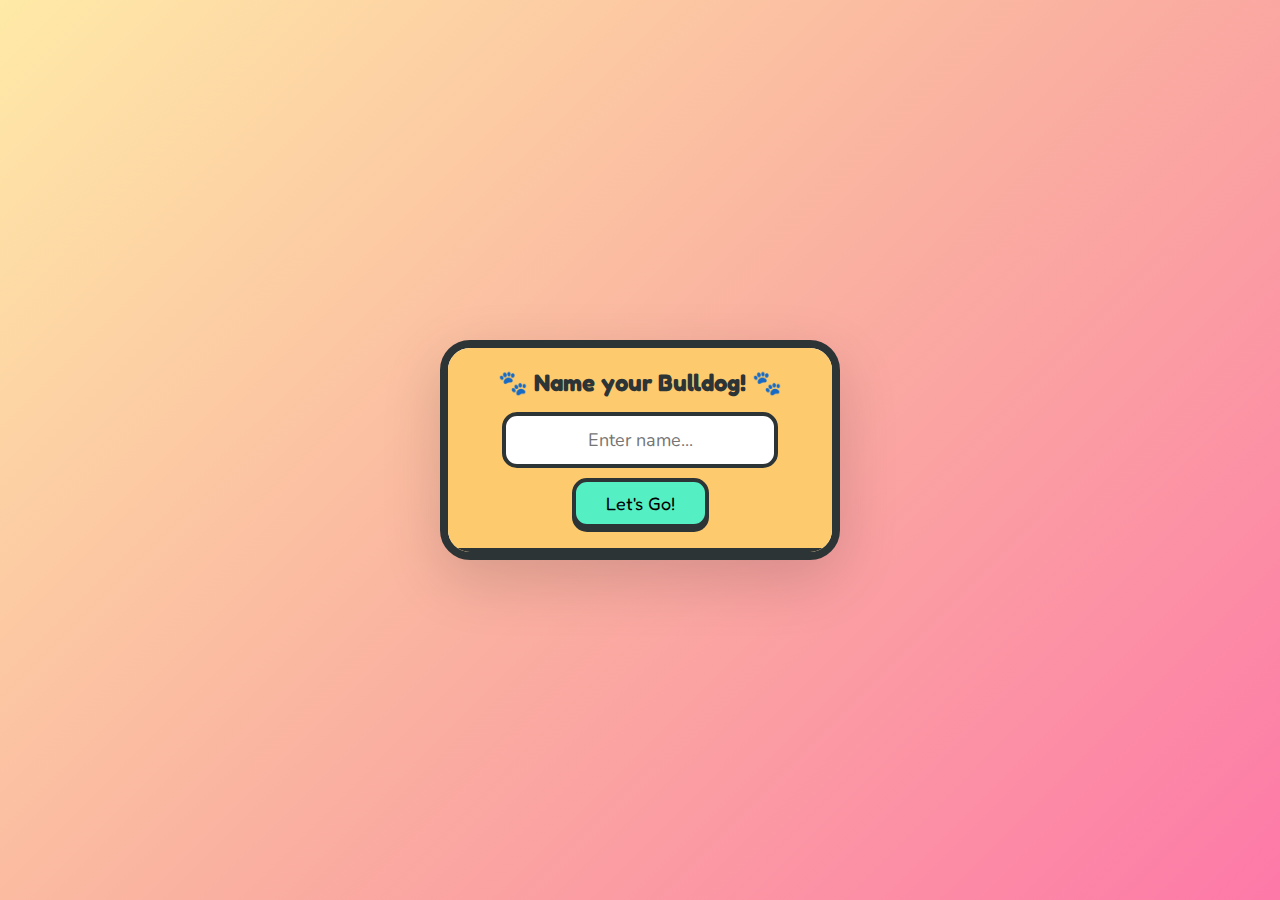
<file: index.html>
<!DOCTYPE html>
<html lang="en">
<head>
    <meta charset="UTF-8">
    <meta name="viewport" content="width=device-width, initial-scale=1.0">
    <title>Bulldog Buddy - Virtual Pet</title>
    <style>
        @import url('https://fonts.googleapis.com/css2?family=Fredoka+One&family=Nunito:wght@400;700&display=swap');
        
        * { margin: 0; padding: 0; box-sizing: border-box; }
        
        body {
            font-family: 'Nunito', sans-serif;
            background: linear-gradient(135deg, #ffeaa7 0%, #fab1a0 50%, #fd79a8 100%);
            min-height: 100vh;
            display: flex;
            justify-content: center;
            align-items: center;
            padding: 20px;
        }
        
        .game-container {
            background: #fff;
            border-radius: 30px;
            box-shadow: 0 20px 60px rgba(0,0,0,0.15);
            max-width: 400px;
            width: 100%;
            overflow: hidden;
            border: 8px solid #2d3436;
        }
        
        .name-input-section {
            text-align: center;
            padding: 20px;
            background: #fdcb6e;
            border-bottom: 4px solid #2d3436;
        }
        
        .name-input-section.hidden { display: none; }
        
        .name-input-section h2 {
            font-family: 'Fredoka One', cursive;
            color: #2d3436;
            margin-bottom: 15px;
            font-size: 24px;
        }
        
        .name-input {
            padding: 12px 20px;
            border: 4px solid #2d3436;
            border-radius: 15px;
            font-size: 18px;
            font-family: 'Nunito', sans-serif;
            text-align: center;
            width: 80%;
            margin-bottom: 10px;
        }
        
        .btn-name {
            background: #55efc4;
            border: 4px solid #2d3436;
            border-radius: 15px;
            padding: 10px 30px;
            font-family: 'Fredoka One', cursive;
            font-size: 18px;
            cursor: pointer;
            box-shadow: 0 4px 0 #2d3436;
            transition: all 0.2s cubic-bezier(0.68, -0.55, 0.265, 1.55);
        }
        
        .btn-name:active {
            transform: translateY(4px) scale(0.95);
            box-shadow: 0 0 0 #2d3436;
        }
        
        .title {
            text-align: center;
            font-family: 'Fredoka One', cursive;
            font-size: 28px;
            color: #2d3436;
            padding: 20px 20px 10px;
            text-shadow: 3px 3px 0 #fff, -1px -1px 0 #fff;
        }
        
        .dog-name-display {
            text-align: center;
            font-family: 'Fredoka One', cursive;
            font-size: 22px;
            color: #e17055;
            margin-top: -5px;
            margin-bottom: 10px;
        }
        
        .screen {
            background: #dfe6e9;
            margin: 20px;
            border-radius: 20px;
            border: 4px solid #2d3436;
            position: relative;
            height: 320px;
            overflow: hidden;
        }
        
        .room {
            position: absolute;
            width: 100%;
            height: 100%;
            background: linear-gradient(to bottom, #81ecec 0%, #74b9ff 60%, #a29bfe 100%);
            transition: all 0.5s cubic-bezier(0.4, 0, 0.2, 1);
        }
        
        .room.sleeping {
            background: linear-gradient(to bottom, #2d3436 0%, #636e72 60%, #b2bec3 100%);
        }
        
        .room.eating {
            background: linear-gradient(to bottom, #ffeaa7 0%, #fdcb6e 60%, #e17055 100%);
        }
        
        .room.playing {
            background: linear-gradient(to bottom, #55efc4 0%, #00b894 60%, #00cec9 100%);
        }
        
        .room.catch-game {
            background: linear-gradient(to bottom, #fd79a8 0%, #e84393 60%, #a29bfe 100%);
        }
        
        .floor {
            position: absolute;
            bottom: 0;
            width: 100%;
            height: 80px;
            background: #d63031;
            border-top: 4px solid #2d3436;
        }
        
        .floor-pattern {
            position: absolute;
            bottom: 10px;
            left: 50%;
            transform: translateX(-50%);
            width: 80%;
            height: 60px;
            background: repeating-linear-gradient(
                90deg,
                #fdcb6e,
                #fdcb6e 20px,
                #e17055 20px,
                #e17055 40px
            );
            border-radius: 10px;
            border: 3px solid #2d3436;
        }
        
        /* PREMIUM BULLDOG ANIMATIONS */
        .bulldog {
            position: absolute;
            bottom: 60px;
            left: 50%;
            transform: translateX(-50%);
            width: 140px;
            height: 120px;
            transition: transform 0.3s cubic-bezier(0.68, -0.55, 0.265, 1.55);
            animation: breathe 3s ease-in-out infinite;
        }
        
        .bulldog.jumping {
            animation: jumpSquash 0.6s cubic-bezier(0.68, -0.55, 0.265, 1.55);
        }
        
        @keyframes jumpSquash {
            0% { transform: translateX(-50%) scale(1, 1); }
            20% { transform: translateX(-50%) scale(1.2, 0.8) translateY(5px); }
            50% { transform: translateX(-50%) scale(0.9, 1.1) translateY(-40px); }
            80% { transform: translateX(-50%) scale(1.1, 0.9) translateY(5px); }
            100% { transform: translateX(-50%) scale(1, 1); }
        }
        
        .bulldog.sitting {
            animation: sitDown 0.5s cubic-bezier(0.4, 0, 0.2, 1) forwards;
        }
        
        @keyframes sitDown {
            0% { transform: translateX(-50%) scale(1, 1); bottom: 60px; }
            50% { transform: translateX(-50%) scale(1.1, 0.9); bottom: 55px; }
            100% { transform: translateX(-50%) scale(1, 1); bottom: 50px; }
        }
        
        .bulldog.sitting .bulldog-body {
            height: 70px;
            border-radius: 50% 50% 40% 40%;
            transition: all 0.5s cubic-bezier(0.4, 0, 0.2, 1);
        }
        
        .bulldog.giving-paw {
            animation: pawLift 0.6s cubic-bezier(0.68, -0.55, 0.265, 1.55);
        }
        
        @keyframes pawLift {
            0% { transform: translateX(-50%) rotate(0); }
            30% { transform: translateX(-50%) rotate(-5deg) scale(1.05, 0.95); }
            60% { transform: translateX(-50%) rotate(5deg) scale(0.95, 1.05); }
            100% { transform: translateX(-50%) rotate(0); }
        }
        
        .bulldog.giving-paw .paw.left {
            transform: translateY(-35px) rotate(-25deg) scale(1.1);
            transition: all 0.4s cubic-bezier(0.68, -0.55, 0.265, 1.55);
        }
        
        @keyframes breathe {
            0%, 100% { transform: translateX(-50%) scale(1, 1); }
            50% { transform: translateX(-50%) scale(1.03, 0.98); }
        }
        
        .bulldog.sleeping {
            animation: sleepBreathe 4s ease-in-out infinite;
        }
        
        @keyframes sleepBreathe {
            0%, 100% { transform: translateX(-50%) scale(1, 1); }
            50% { transform: translateX(-50%) scale(1.02, 0.99); }
        }
        
        .bulldog-body {
            position: absolute;
            bottom: 0;
            width: 100%;
            height: 90px;
            background: #f5f6fa;
            border: 4px solid #2d3436;
            border-radius: 50% 50% 45% 45%;
            box-shadow: inset -10px -10px 0 rgba(0,0,0,0.1);
            transition: all 0.3s cubic-bezier(0.4, 0, 0.2, 1);
        }
        
        .bulldog-spots {
            position: absolute;
            background: #2d3436;
            border-radius: 50%;
            opacity: 0.8;
            animation: spotBreathe 3s ease-in-out infinite;
        }
        
        @keyframes spotBreathe {
            0%, 100% { transform: scale(1); }
            50% { transform: scale(1.05); }
        }
        
        .spot1 { width: 25px; height: 25px; top: 20px; left: 20px; animation-delay: 0s; }
        .spot2 { width: 15px; height: 15px; top: 40px; left: 50px; animation-delay: 0.2s; }
        .spot3 { width: 20px; height: 20px; top: 15px; right: 30px; animation-delay: 0.4s; }
        .spot4 { width: 12px; height: 12px; bottom: 20px; left: 40px; animation-delay: 0.1s; }
        
        .bulldog-head {
            position: absolute;
            top: 0;
            left: 50%;
            transform: translateX(-50%);
            width: 110px;
            height: 80px;
            background: #f5f6fa;
            border: 4px solid #2d3436;
            border-radius: 40% 40% 50% 50%;
            z-index: 10;
            transition: transform 0.3s cubic-bezier(0.4, 0, 0.2, 1);
        }
        
        .bulldog.happy .bulldog-head {
            animation: headTilt 2s ease-in-out infinite;
        }
        
        @keyframes headTilt {
            0%, 100% { transform: translateX(-50%) rotate(0); }
            25% { transform: translateX(-50%) rotate(-3deg); }
            75% { transform: translateX(-50%) rotate(3deg); }
        }
        
        .face-fold {
            position: absolute;
            background: #ddd;
            border-radius: 50%;
            border: 2px solid #2d3436;
            transition: all 0.3s ease;
        }
        
        .bulldog.happy .face-fold {
            animation: wrinkleMove 2s ease-in-out infinite;
        }
        
        @keyframes wrinkleMove {
            0%, 100% { transform: translateY(0) rotate(var(--rot, 0deg)); }
            50% { transform: translateY(-2px) rotate(var(--rot, 0deg)); }
        }
        
        .fold1 { width: 30px; height: 20px; top: 25px; left: 10px; transform: rotate(-20deg); --rot: -20deg; }
        .fold2 { width: 30px; height: 20px; top: 25px; right: 10px; transform: rotate(20deg); --rot: 20deg; }
        .fold3 { width: 40px; height: 25px; top: 35px; left: 35px; --rot: 0deg; }
        
        .ear {
            position: absolute;
            top: -10px;
            width: 30px;
            height: 35px;
            background: #f5f6fa;
            border: 4px solid #2d3436;
            border-radius: 50% 50% 30% 30%;
            z-index: 5;
            transform-origin: bottom center;
            transition: transform 0.3s cubic-bezier(0.68, -0.55, 0.265, 1.55);
        }
        
        .bulldog .ear.left {
            left: 5px;
            transform: rotate(-20deg);
            animation: earWiggleLeft 4s ease-in-out infinite;
        }
        
        .bulldog .ear.right {
            right: 5px;
            transform: rotate(20deg);
            animation: earWiggleRight 4s ease-in-out infinite;
            animation-delay: 0.5s;
        }
        
        @keyframes earWiggleLeft {
            0%, 90%, 100% { transform: rotate(-20deg); }
            92% { transform: rotate(-25deg); }
            94% { transform: rotate(-15deg); }
            96% { transform: rotate(-22deg); }
        }
        
        @keyframes earWiggleRight {
            0%, 90%, 100% { transform: rotate(20deg); }
            92% { transform: rotate(25deg); }
            94% { transform: rotate(15deg); }
            96% { transform: rotate(22deg); }
        }
        
        .bulldog.happy .ear.left {
            animation: earPerkLeft 0.5s cubic-bezier(0.68, -0.55, 0.265, 1.55);
            transform: rotate(-30deg);
        }
        
        .bulldog.happy .ear.right {
            animation: earPerkRight 0.5s cubic-bezier(0.68, -0.55, 0.265, 1.55);
            transform: rotate(30deg);
        }
        
        @keyframes earPerkLeft {
            0% { transform: rotate(-20deg); }
            50% { transform: rotate(-35deg); }
            100% { transform: rotate(-30deg); }
        }
        
        @keyframes earPerkRight {
            0% { transform: rotate(20deg); }
            50% { transform: rotate(35deg); }
            100% { transform: rotate(30deg); }
        }
        
        .ear-inner {
            position: absolute;
            bottom: 5px;
            left: 50%;
            transform: translateX(-50%);
            width: 15px;
            height: 20px;
            background: #fab1a0;
            border-radius: 50%;
            border: 2px solid #2d3436;
        }
        
        .eye {
            position: absolute;
            top: 30px;
            width: 22px;
            height: 22px;
            background: #2d3436;
            border-radius: 50%;
            border: 2px solid #2d3436;
            overflow: hidden;
            transition: all 0.15s cubic-bezier(0.4, 0, 0.2, 1);
        }
        
        .eye.left { left: 25px; }
        .eye.right { right: 25px; }
        
        .eye::after {
            content: '';
            position: absolute;
            top: 3px;
            right: 3px;
            width: 8px;
            height: 8px;
            background: white;
            border-radius: 50%;
            animation: eyeShine 3s ease-in-out infinite;
        }
        
        @keyframes eyeShine {
            0%, 100% { opacity: 1; transform: scale(1); }
            50% { opacity: 0.8; transform: scale(0.9); }
        }
        
        .eye.blink {
            height: 4px;
            background: transparent;
            border: none;
            border-bottom: 4px solid #2d3436;
            border-radius: 0;
        }
        
        .eye.blink::after { display: none; }
        
        .eye.sleeping {
            height: 4px;
            background: transparent;
            border: none;
            border-bottom: 4px solid #2d3436;
            border-radius: 0;
        }
        
        .eye.sleeping::after { display: none; }
        
        .bulldog.excited .eye::before {
            content: '✨';
            position: absolute;
            top: -10px;
            right: -5px;
            font-size: 12px;
            animation: sparkle 1s ease-in-out infinite;
        }
        
        @keyframes sparkle {
            0%, 100% { opacity: 0; transform: scale(0); }
            50% { opacity: 1; transform: scale(1); }
        }
        
        .snout {
            position: absolute;
            bottom: 10px;
            left: 50%;
            transform: translateX(-50%);
            width: 50px;
            height: 35px;
            background: #f5f6fa;
            border: 3px solid #2d3436;
            border-radius: 40% 40% 50% 50%;
            transition: transform 0.3s cubic-bezier(0.4, 0, 0.2, 1);
        }
        
        .bulldog.sniffing .snout {
            animation: sniffWiggle 0.5s ease-in-out 3;
        }
        
        @keyframes sniffWiggle {
            0%, 100% { transform: translateX(-50%) scale(1); }
            50% { transform: translateX(-50%) scale(1.1, 0.9); }
        }
        
        .nose {
            position: absolute;
            top: 5px;
            left: 50%;
            transform: translateX(-50%);
            width: 25px;
            height: 18px;
            background: #2d3436;
            border-radius: 40% 40% 50% 50%;
            transition: transform 0.2s ease;
        }
        
        .nose::after {
            content: '';
            position: absolute;
            top: 3px;
            left: 3px;
            width: 8px;
            height: 5px;
            background: rgba(255,255,255,0.3);
            border-radius: 50%;
        }
        
        .mouth {
            position: absolute;
            bottom: 5px;
            left: 50%;
            transform: translateX(-50%);
            width: 20px;
            height: 10px;
            border-bottom: 3px solid #2d3436;
            border-radius: 0 0 50% 50%;
            transition: all 0.3s cubic-bezier(0.68, -0.55, 0.265, 1.55);
        }
        
        .mouth.happy {
            border-bottom: none;
            border-top: 3px solid #2d3436;
            border-radius: 50% 50% 0 0;
            bottom: 2px;
            animation: mouthHappy 0.5s cubic-bezier(0.68, -0.55, 0.265, 1.55);
        }
        
        @keyframes mouthHappy {
            0% { transform: translateX(-50%) scale(1, 0.5); }
            50% { transform: translateX(-50%) scale(1.2, 1.2); }
            100% { transform: translateX(-50%) scale(1, 1); }
        }
        
        .bulldog.very-happy .mouth::after {
            content: '';
            position: absolute;
            top: -8px;
            left: 50%;
            transform: translateX(-50%);
            width: 12px;
            height: 15px;
            background: #ff6b6b;
            border: 2px solid #2d3436;
            border-radius: 0 0 50% 50%;
            animation: tongueWag 0.3s ease-in-out infinite;
        }
        
        @keyframes tongueWag {
            0%, 100% { transform: translateX(-50%) rotate(-5deg); }
            50% { transform: translateX(-50%) rotate(5deg); }
        }
        
        .cheek {
            position: absolute;
            top: 45px;
            width: 15px;
            height: 10px;
            background: #fab1a0;
            border-radius: 50%;
            opacity: 0.6;
            transition: all 0.3s ease;
        }
        
        .bulldog.blushing .cheek {
            opacity: 1;
            transform: scale(1.3);
            background: #ff7675;
            animation: blushFade 2s ease-out forwards;
        }
        
        @keyframes blushFade {
            0% { opacity: 1; transform: scale(1.3); }
            100% { opacity: 0.6; transform: scale(1); }
        }
        
        .cheek.left { left: 10px; }
        .cheek.right { right: 10px; }
        
        .paw {
            position: absolute;
            bottom: -10px;
            width: 25px;
            height: 20px;
            background: #f5f6fa;
            border: 3px solid #2d3436;
            border-radius: 50%;
            transition: all 0.4s cubic-bezier(0.68, -0.55, 0.265, 1.55);
        }
        
        .bulldog.tapping .paw.right {
            animation: pawTap 0.4s ease-in-out 3;
        }
        
        @keyframes pawTap {
            0%, 100% { transform: translateY(0); }
            50% { transform: translateY(-10px); }
        }
        
        .paw.left { left: 20px; }
        .paw.right { right: 20px; }
        
        /* ENHANCED TAIL ANIMATIONS */
        .tail {
            position: absolute;
            bottom: 20px;
            right: -10px;
            width: 30px;
            height: 15px;
            background: #f5f6fa;
            border: 3px solid #2d3436;
            border-radius: 50%;
            transform: rotate(-30deg);
            animation: wagSlow 3s infinite;
            transform-origin: left center;
            transition: all 0.3s ease;
        }
        
        @keyframes wagSlow {
            0%, 100% { transform: rotate(-30deg) scale(1, 1); }
            50% { transform: rotate(-10deg) scale(1.1, 0.9); }
        }
        
        @keyframes wagNormal {
            0%, 100% { transform: rotate(-30deg) scale(1, 1); }
            50% { transform: rotate(10deg) scale(1.1, 0.9); }
        }
        
        @keyframes wagFast {
            0%, 100% { transform: rotate(-40deg) scale(1, 1.1); }
            50% { transform: rotate(20deg) scale(1.2, 0.8); }
        }
        
        @keyframes wagExcited {
            0%, 100% { transform: rotate(-45deg) scale(0.9, 1.2); }
            25% { transform: rotate(0deg) scale(1.3, 0.7); }
            50% { transform: rotate(30deg) scale(0.9, 1.2); }
            75% { transform: rotate(-15deg) scale(1.2, 0.8); }
        }
        
        .bulldog.happy .tail {
            animation: wagFast 0.4s infinite;
        }
        
        .bulldog.normal .tail {
            animation: wagNormal 1.5s infinite;
        }
        
        .bulldog.tired .tail {
            animation: wagSlow 4s infinite;
        }
        
        .bulldog.excited .tail {
            animation: wagExcited 0.3s infinite;
        }
        
        .bulldog.sleeping .tail {
            animation: none;
            transform: rotate(-60deg);
        }
        
        /* Accessories with bounce */
        .accessory {
            position: absolute;
            display: none;
            z-index: 20;
            pointer-events: none;
        }
        
        .accessory.active {
            display: block;
            animation: accessoryBounce 0.6s cubic-bezier(0.68, -0.55, 0.265, 1.55);
        }
        
        @keyframes accessoryBounce {
            0% { transform: translateX(-50%) scale(0) rotate(-180deg); opacity: 0; }
            50% { transform: translateX(-50%) scale(1.2) rotate(10deg); opacity: 1; }
            100% { transform: translateX(-50%) scale(1) rotate(0); opacity: 1; }
        }
        
        .bow {
            top: -15px;
            left: 50%;
            transform: translateX(-50%);
            width: 40px;
            height: 30px;
        }
        
        .bow::before, .bow::after {
            content: '';
            position: absolute;
            width: 20px;
            height: 25px;
            background: #e84393;
            border: 3px solid #2d3436;
            border-radius: 50% 50% 50% 50%;
        }
        
        .bow::before { left: 0; transform: rotate(-20deg); }
        .bow::after { right: 0; transform: rotate(20deg); }
        
        .bow-center {
            position: absolute;
            left: 50%;
            top: 50%;
            transform: translate(-50%, -50%);
            width: 12px;
            height: 12px;
            background: #e84393;
            border: 2px solid #2d3436;
            border-radius: 50%;
            z-index: 21;
        }
        
        .glasses {
            top: 28px;
            left: 50%;
            transform: translateX(-50%);
            width: 80px;
            height: 25px;
        }
        
        .glasses::before, .glasses::after {
            content: '';
            position: absolute;
            width: 28px;
            height: 22px;
            background: rgba(0,0,0,0.8);
            border: 3px solid #2d3436;
            border-radius: 50%;
        }
        
        .glasses::before { left: 8px; }
        .glasses::after { right: 8px; }
        
        .glasses-bridge {
            position: absolute;
            top: 8px;
            left: 50%;
            transform: translateX(-50%);
            width: 16px;
            height: 3px;
            background: #2d3436;
        }
        
        .hat {
            top: -25px;
            left: 50%;
            transform: translateX(-50%);
            width: 50px;
            height: 35px;
        }
        
        .hat-top {
            position: absolute;
            top: 0;
            left: 50%;
            transform: translateX(-50%);
            width: 40px;
            height: 25px;
            background: #0984e3;
            border: 3px solid #2d3436;
            border-radius: 50% 50% 0 0;
        }
        
        .hat-brim {
            position: absolute;
            bottom: 0;
            left: 50%;
            transform: translateX(-50%);
            width: 50px;
            height: 12px;
            background: #0984e3;
            border: 3px solid #2d3436;
            border-radius: 50%;
        }
        
        .zZZ {
            position: absolute;
            top: -30px;
            right: 0;
            font-family: 'Fredoka One', cursive;
            font-size: 24px;
            color: #2d3436;
            opacity: 0;
            animation: floatZ 2s infinite;
        }
        
        .zZZ:nth-child(2) { animation-delay: 0.5s; right: -20px; top: -50px; }
        .zZZ:nth-child(3) { animation-delay: 1s; right: 10px; top: -70px; }
        
        @keyframes floatZ {
            0% { opacity: 0; transform: translateY(0) scale(0.5); }
            50% { opacity: 1; transform: translateY(-10px) scale(1); }
            100% { opacity: 0; transform: translateY(-20px) scale(1.2); }
        }
        
        /* Enhanced heart animation */
        .heart {
            position: absolute;
            color: #e17055;
            font-size: 24px;
            animation: floatHeart 1.5s cubic-bezier(0.4, 0, 0.2, 1) forwards;
            pointer-events: none;
        }
        
        @keyframes floatHeart {
            0% { opacity: 0; transform: translateY(0) scale(0) rotate(-20deg); }
            20% { opacity: 1; transform: translateY(-10px) scale(1.2) rotate(10deg); }
            50% { opacity: 1; transform: translateY(-30px) scale(1) rotate(0deg); }
            100% { opacity: 0; transform: translateY(-60px) scale(0.8) rotate(20deg); }
        }
        
        .food-bowl {
            position: absolute;
            bottom: 50px;
            right: 30px;
            width: 50px;
            height: 30px;
            background: #e17055;
            border: 3px solid #2d3436;
            border-radius: 0 0 50% 50%;
            opacity: 0;
            transition: all 0.3s cubic-bezier(0.68, -0.55, 0.265, 1.55);
            transform: scale(0);
        }
        
        .food-bowl.show { 
            opacity: 1; 
            transform: scale(1);
            animation: bowlBounce 0.5s cubic-bezier(0.68, -0.55, 0.265, 1.55);
        }
        
        @keyframes bowlBounce {
            0% { transform: scale(0) translateY(-20px); }
            50% { transform: scale(1.2) translateY(5px); }
            100% { transform: scale(1) translateY(0); }
        }
        
        .food-bowl::before {
            content: '🍖';
            position: absolute;
            top: -15px;
            left: 50%;
            transform: translateX(-50%);
            font-size: 20px;
            animation: meatWiggle 1s ease-in-out infinite;
        }
        
        @keyframes meatWiggle {
            0%, 100% { transform: translateX(-50%) rotate(-5deg); }
            50% { transform: translateX(-50%) rotate(5deg); }
        }
        
        .toy {
            position: absolute;
            bottom: 60px;
            left: 30px;
            font-size: 40px;
            opacity: 0;
            transition: all 0.3s cubic-bezier(0.68, -0.55, 0.265, 1.55);
            transform: scale(0) rotate(-180deg);
        }
        
        .toy.show { 
            opacity: 1; 
            transform: scale(1) rotate(0);
            animation: toyBounce 0.6s cubic-bezier(0.68, -0.55, 0.265, 1.55) infinite alternate;
        }
        
        @keyframes toyBounce {
            from { transform: translateY(0) rotate(-10deg) scale(1); }
            to { transform: translateY(-25px) rotate(10deg) scale(1.1); }
        }
        
        .catch-ball {
            position: absolute;
            width: 50px;
            height: 50px;
            background: radial-gradient(circle at 30% 30%, #ff6b6b, #c0392b);
            border: 3px solid #2d3436;
            border-radius: 50%;
            cursor: pointer;
            display: none;
            box-shadow: 0 4px 8px rgba(0,0,0,0.3);
            font-size: 30px;
            line-height: 44px;
            text-align: center;
            transition: transform 0.1s;
        }
        
        .catch-ball:active {
            transform: scale(0.9);
        }
        
        .catch-ball.active {
            display: block;
            animation: ballRoll 0.5s cubic-bezier(0.4, 0, 0.2, 1) infinite alternate;
        }
        
        @keyframes ballRoll {
            from { transform: scale(1) rotate(0deg); }
            to { transform: scale(1.1) rotate(15deg); }
        }
        
        .catch-score {
            position: absolute;
            top: 10px;
            right: 10px;
            font-family: 'Fredoka One', cursive;
            font-size: 24px;
            color: #fff;
            text-shadow: 2px 2px 0 #2d3436;
            display: none;
        }
        
        .catch-score.active {
            display: block;
            animation: scorePop 0.3s cubic-bezier(0.68, -0.55, 0.265, 1.55);
        }
        
        @keyframes scorePop {
            0% { transform: scale(0); }
            50% { transform: scale(1.3); }
            100% { transform: scale(1); }
        }
        
        .timer-bar {
            position: absolute;
            top: 10px;
            left: 10px;
            width: 100px;
            height: 10px;
            background: rgba(255,255,255,0.3);
            border: 2px solid #2d3436;
            border-radius: 5px;
            display: none;
            overflow: hidden;
        }
        
        .timer-bar.active {
            display: block;
        }
        
        .timer-fill {
            height: 100%;
            background: linear-gradient(90deg, #00b894, #55efc4);
            border-radius: 3px;
            transition: width 0.1s linear;
            box-shadow: 0 0 10px rgba(0, 184, 148, 0.5);
        }
        
        .stats {
            display: grid;
            grid-template-columns: repeat(3, 1fr);
            gap: 10px;
            padding: 0 20px 15px;
        }
        
        .stat {
            background: #fff;
            border: 3px solid #2d3436;
            border-radius: 15px;
            padding: 8px;
            text-align: center;
            transition: transform 0.2s cubic-bezier(0.68, -0.55, 0.265, 1.55);
        }
        
        .stat:hover {
            transform: translateY(-3px) scale(1.05);
        }
        
        .stat-icon {
            font-size: 20px;
            margin-bottom: 3px;
        }
        
        .stat-bar {
            height: 10px;
            background: #dfe6e9;
            border-radius: 10px;
            overflow: hidden;
            border: 2px solid #2d3436;
        }
        
        .stat-fill {
            height: 100%;
            border-radius: 8px;
            transition: width 0.5s cubic-bezier(0.4, 0, 0.2, 1), background 0.3s;
            box-shadow: inset 0 2px 4px rgba(255,255,255,0.3);
        }
        
        .hunger .stat-fill { background: linear-gradient(90deg, #e17055, #fab1a0); }
        .happiness .stat-fill { background: linear-gradient(90deg, #fdcb6e, #ffeaa7); }
        .energy .stat-fill { background: linear-gradient(90deg, #74b9ff, #a29bfe); }
        
        .stat-label {
            font-size: 11px;
            font-weight: bold;
            color: #2d3436;
            margin-top: 3px;
        }
        
        .controls {
            display: grid;
            grid-template-columns: repeat(2, 1fr);
            gap: 10px;
            padding: 0 20px 10px;
        }
        
        .btn {
            background: #fff;
            border: 4px solid #2d3436;
            border-radius: 15px;
            padding: 12px;
            font-family: 'Fredoka One', cursive;
            font-size: 14px;
            cursor: pointer;
            transition: all 0.2s cubic-bezier(0.68, -0.55, 0.265, 1.55);
            box-shadow: 0 4px 0 #2d3436;
        }
        
        .btn:active {
            transform: translateY(4px) scale(0.95);
            box-shadow: 0 0 0 #2d3436;
        }
        
        .btn-feed { background: #fab1a0; }
        .btn-play { background: #55efc4; }
        .btn-sleep { background: #74b9ff; }
        .btn-catch { background: #fd79a8; }
        .btn-tricks { background: #ffeaa7; }
        .btn-dress { background: #a29bfe; }
        
        .btn:hover {
            filter: brightness(1.1);
            transform: translateY(-2px);
        }
        
        .btn:disabled {
            opacity: 0.5;
            cursor: not-allowed;
            filter: grayscale(0.5);
            transform: none;
        }
        
        .status-text {
            text-align: center;
            font-family: 'Fredoka One', cursive;
            font-size: 16px;
            color: #2d3436;
            padding: 8px;
            min-height: 35px;
            transition: all 0.3s ease;
        }
        
        .poop {
            position: absolute;
            bottom: 50px;
            font-size: 30px;
            animation: poopAppear 0.5s cubic-bezier(0.68, -0.55, 0.265, 1.55);
            cursor: pointer;
            transition: transform 0.2s;
        }
        
        .poop:hover {
            transform: scale(1.2) rotate(10deg);
        }
        
        @keyframes poopAppear {
            0% { transform: scale(0) rotate(-180deg); opacity: 0; }
            50% { transform: scale(1.3) rotate(10deg); opacity: 1; }
            100% { transform: scale(1) rotate(0); opacity: 1; }
        }
        
        .clouds {
            position: absolute;
            top: 20px;
            width: 100%;
            opacity: 0.6;
        }
        
        .cloud {
            position: absolute;
            background: white;
            border-radius: 50px;
            border: 3px solid #2d3436;
            opacity: 0.8;
            animation: cloudFloat 20s ease-in-out infinite;
        }
        
        @keyframes cloudFloat {
            0%, 100% { transform: translateX(0); }
            50% { transform: translateX(20px); }
        }
        
        .cloud1 { width: 60px; height: 30px; left: 20px; top: 10px; animation-delay: 0s; }
        .cloud2 { width: 40px; height: 25px; right: 30px; top: 30px; animation-delay: -5s; }
        .cloud3 { width: 50px; height: 28px; left: 50%; top: 15px; animation-delay: -10s; }
        
        .level-badge {
            position: absolute;
            top: 10px;
            left: 10px;
            background: linear-gradient(135deg, #fdcb6e, #f39c12);
            border: 3px solid #2d3436;
            border-radius: 15px;
            padding: 5px 15px;
            font-family: 'Fredoka One', cursive;
            font-size: 14px;
            z-index: 100;
            box-shadow: 0 3px 0 rgba(0,0,0,0.2);
            animation: badgePulse 2s ease-in-out infinite;
        }
        
        @keyframes badgePulse {
            0%, 100% { transform: scale(1); }
            50% { transform: scale(1.05); }
        }
        
        /* Panels */
        .panel {
            position: fixed;
            top: 0;
            left: 0;
            width: 100%;
            height: 100%;
            background: rgba(0,0,0,0.7);
            display: none;
            justify-content: center;
            align-items: center;
            z-index: 1000;
            opacity: 0;
            transition: opacity 0.3s ease;
        }
        
        .panel.active {
            display: flex;
            opacity: 1;
        }
        
        .panel-content {
            background: white;
            border: 6px solid #2d3436;
            border-radius: 25px;
            padding: 25px;
            max-width: 350px;
            width: 90%;
            max-height: 80vh;
            overflow-y: auto;
            transform: scale(0.8) translateY(20px);
            opacity: 0;
            transition: all 0.3s cubic-bezier(0.68, -0.55, 0.265, 1.55);
        }
        
        .panel.active .panel-content {
            transform: scale(1) translateY(0);
            opacity: 1;
        }
        
        .panel-title {
            font-family: 'Fredoka One', cursive;
            font-size: 24px;
            text-align: center;
            margin-bottom: 20px;
            color: #2d3436;
        }
        
        .close-btn {
            position: absolute;
            top: 15px;
            right: 15px;
            background: #e17055;
            border: 3px solid #2d3436;
            border-radius: 50%;
            width: 40px;
            height: 40px;
            font-size: 20px;
            cursor: pointer;
            font-family: 'Fredoka One', cursive;
            transition: all 0.2s cubic-bezier(0.68, -0.55, 0.265, 1.55);
        }
        
        .close-btn:hover {
            transform: scale(1.1) rotate(90deg);
        }
        
        .accessory-grid {
            display: grid;
            grid-template-columns: repeat(3, 1fr);
            gap: 15px;
            margin-bottom: 20px;
        }
        
        .accessory-item {
            border: 4px solid #2d3436;
            border-radius: 15px;
            padding: 15px;
            text-align: center;
            cursor: pointer;
            transition: all 0.2s cubic-bezier(0.68, -0.55, 0.265, 1.55);
            background: #dfe6e9;
        }
        
        .accessory-item.unlocked {
            background: white;
        }
        
        .accessory-item.unlocked:hover {
            transform: translateY(-5px) scale(1.05);
        }
        
        .accessory-item.active {
            background: #55efc4;
            box-shadow: 0 0 0 4px #2d3436;
            animation: itemPulse 1s ease-in-out infinite;
        }
        
        @keyframes itemPulse {
            0%, 100% { transform: scale(1); }
            50% { transform: scale(1.05); }
        }
        
        .accessory-item.locked {
            opacity: 0.5;
            cursor: not-allowed;
        }
        
        .accessory-icon {
            font-size: 40px;
            margin-bottom: 5px;
            transition: transform 0.3s;
        }
        
        .accessory-item:hover .accessory-icon {
            transform: scale(1.2) rotate(10deg);
        }
        
        .accessory-name {
            font-family: 'Fredoka One', cursive;
            font-size: 12px;
        }
        
        .accessory-req {
            font-size: 10px;
            color: #636e72;
            margin-top: 5px;
        }
        
        .trick-list {
            display: flex;
            flex-direction: column;
            gap: 10px;
        }
        
        .trick-item {
            border: 4px solid #2d3436;
            border-radius: 15px;
            padding: 15px;
            display: flex;
            justify-content: space-between;
            align-items: center;
            background: #dfe6e9;
            transition: all 0.3s cubic-bezier(0.68, -0.55, 0.265, 1.55);
        }
        
        .trick-item:hover {
            transform: translateX(5px);
        }
        
        .trick-item.learned {
            background: linear-gradient(135deg, #ffeaa7, #fdcb6e);
            animation: learnedGlow 2s ease-in-out infinite;
        }
        
        @keyframes learnedGlow {
            0%, 100% { box-shadow: 0 0 0 0 rgba(253, 203, 110, 0.4); }
            50% { box-shadow: 0 0 20px 5px rgba(253, 203, 110, 0.6); }
        }
        
        .trick-info h3 {
            font-family: 'Fredoka One', cursive;
            font-size: 18px;
            margin-bottom: 5px;
        }
        
        .trick-info p {
            font-size: 12px;
            color: #636e72;
        }
        
        .trick-btn {
            background: #74b9ff;
            border: 3px solid #2d3436;
            border-radius: 10px;
            padding: 8px 15px;
            font-family: 'Fredoka One', cursive;
            font-size: 14px;
            cursor: pointer;
            box-shadow: 0 3px 0 #2d3436;
            transition: all 0.2s cubic-bezier(0.68, -0.55, 0.265, 1.55);
        }
        
        .trick-btn:active {
            transform: translateY(3px) scale(0.95);
            box-shadow: 0 0 0 #2d3436;
        }
        
        .trick-btn:disabled {
            background: #b2bec3;
            cursor: not-allowed;
            transform: none;
            box-shadow: 0 3px 0 #2d3436;
        }
        
        .progress-bar {
            width: 100%;
            height: 8px;
            background: #dfe6e9;
            border: 2px solid #2d3436;
            border-radius: 4px;
            margin-top: 5px;
            overflow: hidden;
        }
        
        .progress-fill {
            height: 100%;
            background: linear-gradient(90deg, #00b894, #55efc4);
            transition: width 0.5s cubic-bezier(0.4, 0, 0.2, 1);
            box-shadow: 0 0 10px rgba(0, 184, 148, 0.3);
        }
    </style>
</head>
<body>
    <div class="game-container">
        <div class="name-input-section" id="nameInputSection">
            <h2>🐾 Name your Bulldog! 🐾</h2>
            <input type="text" class="name-input" id="dogNameInput" placeholder="Enter name..." maxlength="12">
            <br>
            <button class="btn-name" onclick="setDogName()">Let's Go!</button>
        </div>
        
        <div id="gameContent" style="display: none;">
            <div class="title">🐾 Bulldog Buddy 🐾</div>
            <div class="dog-name-display" id="dogNameDisplay"></div>
            
            <div class="screen">
                <div class="level-badge" id="levelBadge">Level 1</div>
                <div class="timer-bar" id="timerBar"><div class="timer-fill" id="timerFill"></div></div>
                <div class="catch-score" id="catchScore">0</div>
                
                <div class="room" id="room">
                    <div class="clouds">
                        <div class="cloud cloud1"></div>
                        <div class="cloud cloud2"></div>
                        <div class="cloud cloud3"></div>
                    </div>
                    
                    <div class="bulldog normal" id="bulldog">
                        <div class="zZZ">Z</div>
                        <div class="zZZ">z</div>
                        <div class="zZZ">z</div>
                        
                        <!-- Accessories -->
                        <div class="accessory bow" id="acc-bow">
                            <div class="bow-center"></div>
                        </div>
                        <div class="accessory glasses" id="acc-glasses">
                            <div class="glasses-bridge"></div>
                        </div>
                        <div class="accessory hat" id="acc-hat">
                            <div class="hat-top"></div>
                            <div class="hat-brim"></div>
                        </div>
                        
                        <div class="tail" id="tail"></div>
                        <div class="bulldog-body">
                            <div class="bulldog-spots spot1"></div>
                            <div class="bulldog-spots spot2"></div>
                            <div class="bulldog-spots spot3"></div>
                            <div class="bulldog-spots spot4"></div>
                        </div>
                        <div class="paw left" id="pawLeft"></div>
                        <div class="paw right" id="pawRight"></div>
                        
                        <div class="bulldog-head">
                            <div class="ear left"><div class="ear-inner"></div></div>
                            <div class="ear right"><div class="ear-inner"></div></div>
                            
                            <div class="face-fold fold1"></div>
                            <div class="face-fold fold2"></div>
                            <div class="face-fold fold3"></div>
                            
                            <div class="eye left" id="eyeLeft"></div>
                            <div class="eye right" id="eyeRight"></div>
                            
                            <div class="cheek left"></div>
                            <div class="cheek right"></div>
                            
                            <div class="snout">
                                <div class="nose"></div>
                                <div class="mouth" id="mouth"></div>
                            </div>
                        </div>
                    </div>
                    
                    <div class="food-bowl" id="foodBowl"></div>
                    <div class="toy" id="toy">🎾</div>
                    <div class="catch-ball" id="catchBall" onclick="catchBall()">⚽</div>
                    
                    <div class="floor">
                        <div class="floor-pattern"></div>
                    </div>
                    
                    <div id="poopContainer"></div>
                </div>
            </div>
            
            <div class="status-text" id="statusText">Your bulldog is waiting for you!</div>
            
            <div class="stats">
                <div class="stat hunger">
                    <div class="stat-icon">🍖</div>
                    <div class="stat-bar">
                        <div class="stat-fill" id="hungerBar" style="width: 70%"></div>
                    </div>
                    <div class="stat-label">Hunger</div>
                </div>
                <div class="stat happiness">
                    <div class="stat-icon">❤️</div>
                    <div class="stat-bar">
                        <div class="stat-fill" id="happinessBar" style="width: 80%"></div>
                    </div>
                    <div class="stat-label">Happy</div>
                </div>
                <div class="stat energy">
                    <div class="stat-icon">⚡</div>
                    <div class="stat-bar">
                        <div class="stat-fill" id="energyBar" style="width: 90%"></div>
                    </div>
                    <div class="stat-label">Energy</div>
                </div>
            </div>
            
            <div class="controls">
                <button class="btn btn-feed" onclick="feed()">🍖 FEED</button>
                <button class="btn btn-play" onclick="play()">🎾 PLAY</button>
                <button class="btn btn-sleep" onclick="toggleSleep()">💤 SLEEP</button>
                <button class="btn btn-catch" onclick="startCatchGame()">⚽ CATCH!</button>
                <button class="btn btn-tricks" onclick="openTricksPanel()">🎪 TRICKS</button>
                <button class="btn btn-dress" onclick="openDressPanel()">👔 DRESS UP</button>
            </div>
        </div>
    </div>
    
    <!-- Dress Up Panel -->
    <div class="panel" id="dressPanel">
        <div class="panel-content" style="position: relative;">
            <button class="close-btn" onclick="closeDressPanel()">×</button>
            <div class="panel-title">👔 Dress Up</div>
            <div class="accessory-grid">
                <div class="accessory-item unlocked" id="item-bow" onclick="toggleAccessory('bow')">
                    <div class="accessory-icon">🎀</div>
                    <div class="accessory-name">Cute Bow</div>
                    <div class="accessory-req">Starter</div>
                </div>
                <div class="accessory-item locked" id="item-glasses">
                    <div class="accessory-icon">🕶️</div>
                    <div class="accessory-name">Cool Shades</div>
                    <div class="accessory-req">Reach Level 3</div>
                </div>
                <div class="accessory-item locked" id="item-hat">
                    <div class="accessory-icon">🎩</div>
                    <div class="accessory-name">Fancy Hat</div>
                    <div class="accessory-req">Reach Level 5</div>
                </div>
            </div>
            <p style="text-align: center; font-size: 12px; color: #636e72;">Click to equip/unequip. Multiple items can be combined!</p>
        </div>
    </div>
    
    <!-- Tricks Panel -->
    <div class="panel" id="tricksPanel">
        <div class="panel-content" style="position: relative;">
            <button class="close-btn" onclick="closeTricksPanel()">×</button>
            <div class="panel-title">🎪 Tricks</div>
            <div class="trick-list">
                <div class="trick-item" id="trick-sit">
                    <div class="trick-info">
                        <h3>🪑 Sit</h3>
                        <p>Practice makes perfect!</p>
                        <div class="progress-bar">
                            <div class="progress-fill" id="sit-progress" style="width: 0%"></div>
                        </div>
                    </div>
                    <button class="trick-btn" id="btn-sit" onclick="practiceTrick('sit')">Practice</button>
                </div>
                <div class="trick-item" id="trick-paw">
                    <div class="trick-info">
                        <h3>🐾 Give Paw</h3>
                        <p>A polite greeting!</p>
                        <div class="progress-bar">
                            <div class="progress-fill" id="paw-progress" style="width: 0%"></div>
                        </div>
                    </div>
                    <button class="trick-btn" id="btn-paw" onclick="practiceTrick('paw')" disabled>Locked</button>
                </div>
            </div>
        </div>
    </div>

    <script>
        let stats = {
            hunger: 70,
            happiness: 80,
            energy: 90
        };
        
        let isSleeping = false;
        let poopCount = 0;
        let gameLoop;
        let dogName = 'Buddy';
        let level = 1;
        let xp = 0;
        let catchGameActive = false;
        let catchScore = 0;
        let catchTimer;
        let ballTimer;
        let timeLeft = 100;
        
        let accessories = {
            bow: { unlocked: true, active: false },
            glasses: { unlocked: false, active: false },
            hat: { unlocked: false, active: false }
        };
        
        let tricks = {
            sit: { learned: false, progress: 0, required: 3 },
            paw: { learned: false, progress: 0, required: 5 }
        };
        
        // Enhanced blink with random timing
        function blink() {
            if (!isSleeping && !catchGameActive) {
                const eyes = document.querySelectorAll('.eye');
                eyes.forEach(eye => eye.classList.add('blink'));
                setTimeout(() => {
                    eyes.forEach(eye => eye.classList.remove('blink'));
                }, 150);
            }
            setTimeout(blink, Math.random() * 4000 + 2000);
        }
        setTimeout(blink, 2000);
        
        // Double blink occasionally
        function doubleBlink() {
            if (!isSleeping && !catchGameActive && Math.random() > 0.7) {
                blink();
                setTimeout(blink, 300);
            }
            setTimeout(doubleBlink, 8000);
        }
        setTimeout(doubleBlink, 5000);
        
        function updateTail() {
            const bulldog = document.getElementById('bulldog');
            bulldog.classList.remove('happy', 'normal', 'tired', 'excited', 'very-happy');
            
            if (isSleeping) return;
            
            if (stats.happiness > 85) {
                bulldog.classList.add('very-happy');
            } else if (stats.happiness > 70) {
                bulldog.classList.add('excited');
            } else if (stats.happiness > 40 && stats.energy > 30) {
                bulldog.classList.add('normal');
            } else {
                bulldog.classList.add('tired');
            }
        }
        
        function setDogName() {
            const input = document.getElementById('dogNameInput');
            if (input.value.trim()) {
                dogName = input.value.trim();
            }
            document.getElementById('dogNameDisplay').textContent = dogName;
            document.getElementById('nameInputSection').classList.add('hidden');
            document.getElementById('gameContent').style.display = 'block';
            setStatus(`${dogName} is excited to meet you! 🎉`);
            updateTail();
        }
        
        function updateBars() {
            document.getElementById('hungerBar').style.width = stats.hunger + '%';
            document.getElementById('happinessBar').style.width = stats.happiness + '%';
            document.getElementById('energyBar').style.width = stats.energy + '%';
            
            document.getElementById('hungerBar').style.background = stats.hunger < 30 ? 
                'linear-gradient(90deg, #d63031, #e17055)' : 'linear-gradient(90deg, #e17055, #fab1a0)';
            document.getElementById('happinessBar').style.background = stats.happiness < 30 ? 
                'linear-gradient(90deg, #d63031, #fdcb6e)' : 'linear-gradient(90deg, #fdcb6e, #ffeaa7)';
            document.getElementById('energyBar').style.background = stats.energy < 30 ? 
                'linear-gradient(90deg, #d63031, #74b9ff)' : 'linear-gradient(90deg, #74b9ff, #a29bfe)';
            
            updateTail();
        }
        
        function addXP(amount) {
            xp += amount;
            if (xp >= level * 100) {
                level++;
                xp = 0;
                document.getElementById('levelBadge').textContent = 'Level ' + level;
                setStatus(`🎉 LEVEL UP! ${dogName} is now Level ${level}! 🎉`);
                checkUnlocks();
                for (let i = 0; i < 5; i++) {
                    setTimeout(() => showHeart(), i * 200);
                }
            }
        }
        
        function checkUnlocks() {
            if (level >= 3 && !accessories.glasses.unlocked) {
                accessories.glasses.unlocked = true;
                document.getElementById('item-glasses').classList.remove('locked');
                document.getElementById('item-glasses').classList.add('unlocked');
                document.getElementById('item-glasses').setAttribute('onclick', "toggleAccessory('glasses')");
                setStatus(`🕶️ Unlocked Cool Shades!`);
            }
            if (level >= 5 && !accessories.hat.unlocked) {
                accessories.hat.unlocked = true;
                document.getElementById('item-hat').classList.remove('locked');
                document.getElementById('item-hat').classList.add('unlocked');
                document.getElementById('item-hat').setAttribute('onclick', "toggleAccessory('hat')");
                setStatus(`🎩 Unlocked Fancy Hat!`);
            }
            if (level >= 2 && tricks.paw.progress === 0) {
                document.getElementById('btn-paw').disabled = false;
                document.getElementById('btn-paw').textContent = 'Practice';
            }
        }
        
        function showHeart() {
            const heart = document.createElement('div');
            heart.className = 'heart';
            heart.innerHTML = '❤️';
            heart.style.left = (Math.random() * 100 + 100) + 'px';
            heart.style.top = '100px';
            document.getElementById('room').appendChild(heart);
            setTimeout(() => heart.remove(), 1500);
        }
        
        function feed() {
            if (isSleeping) {
                setStatus(`Shhh! Don't wake ${dogName}!`);
                return;
            }
            if (stats.hunger >= 100) {
                setStatus(`${dogName} is full!`);
                return;
            }
            
            // Add sniffing animation
            const bulldog = document.getElementById('bulldog');
            bulldog.classList.add('sniffing');
            setTimeout(() => bulldog.classList.remove('sniffing'), 1500);
            
            stats.hunger = Math.min(100, stats.hunger + 20);
            stats.energy = Math.min(100, stats.energy + 5);
            updateBars();
            addXP(10);
            
            document.getElementById('room').classList.add('eating');
            document.getElementById('foodBowl').classList.add('show');
            document.getElementById('mouth').classList.add('happy');
            
            setStatus(`Yummy! ${dogName} loves food! 🍖`);
            showHeart();
            
            setTimeout(() => {
                document.getElementById('room').classList.remove('eating');
                document.getElementById('foodBowl').classList.remove('show');
                document.getElementById('mouth').classList.remove('happy');
                if (Math.random() > 0.5 && poopCount < 3) createPoop();
            }, 2000);
        }
        
        function play() {
            if (isSleeping) {
                setStatus(`Let sleeping dogs lie! 💤`);
                return;
            }
            if (stats.energy < 20) {
                setStatus(`${dogName} is too tired...`);
                return;
            }
            
            stats.happiness = Math.min(100, stats.happiness + 15);
            stats.energy = Math.max(0, stats.energy - 15);
            stats.hunger = Math.max(0, stats.hunger - 10);
            updateBars();
            addXP(15);
            
            document.getElementById('room').classList.add('playing');
            document.getElementById('toy').classList.add('show');
            document.getElementById('mouth').classList.add('happy');
            
            // Premium jump animation with squash & stretch
            const bulldog = document.getElementById('bulldog');
            bulldog.classList.add('jumping');
            setTimeout(() => {
                bulldog.classList.remove('jumping');
            }, 600);
            
            setStatus(`Wheee! ${dogName} is having fun! 🎾`);
            showHeart(); showHeart();
            
            setTimeout(() => {
                document.getElementById('room').classList.remove('playing');
                document.getElementById('toy').classList.remove('show');
                document.getElementById('mouth').classList.remove('happy');
            }, 2000);
        }
        
        function toggleSleep() {
            if (catchGameActive) return;
            
            isSleeping = !isSleeping;
            const room = document.getElementById('room');
            const eyeLeft = document.getElementById('eyeLeft');
            const eyeRight = document.getElementById('eyeRight');
            const bulldog = document.getElementById('bulldog');
            
            if (isSleeping) {
                room.classList.add('sleeping');
                eyeLeft.classList.add('sleeping');
                eyeRight.classList.add('sleeping');
                bulldog.classList.add('sleeping');
                bulldog.classList.remove('sitting');
                setStatus(`${dogName} is dreaming... 💤`);
                
                const sleepInterval = setInterval(() => {
                    if (!isSleeping) {
                        clearInterval(sleepInterval);
                        return;
                    }
                    stats.energy = Math.min(100, stats.energy + 5);
                    updateBars();
                }, 1000);
            } else {
                room.classList.remove('sleeping');
                eyeLeft.classList.remove('sleeping');
                eyeRight.classList.remove('sleeping');
                bulldog.classList.remove('sleeping');
                setStatus(`Good morning! ${dogName} is ready! ☀️`);
                document.getElementById('mouth').classList.add('happy');
                setTimeout(() => document.getElementById('mouth').classList.remove('happy'), 2000);
            }
            updateTail();
        }
        
        function startCatchGame() {
            if (isSleeping) {
                setStatus(`Wake ${dogName} up first!`);
                return;
            }
            if (stats.energy < 30) {
                setStatus(`${dogName} is too tired!`);
                return;
            }
            if (catchGameActive) return;
            
            catchGameActive = true;
            catchScore = 0;
            timeLeft = 100;
            
            document.getElementById('room').classList.add('catch-game');
            document.getElementById('catchScore').classList.add('active');
            document.getElementById('timerBar').classList.add('active');
            document.getElementById('catchScore').textContent = '0';
            
            document.querySelectorAll('.btn').forEach(btn => {
                if (!btn.classList.contains('btn-catch')) btn.disabled = true;
            });
            
            setStatus(`Catch the ball! ⚽`);
            spawnBall();
            
            catchTimer = setInterval(() => {
                timeLeft -= 2;
                document.getElementById('timerFill').style.width = timeLeft + '%';
                if (timeLeft <= 0) endCatchGame();
            }, 100);
        }
        
        function spawnBall() {
            if (!catchGameActive) return;
            
            const ball = document.getElementById('catchBall');
            const room = document.getElementById('room');
            const maxX = room.offsetWidth - 60;
            const maxY = room.offsetHeight - 100;
            
            ball.style.left = (Math.random() * maxX + 10) + 'px';
            ball.style.top = (Math.random() * maxY + 50) + 'px';
            ball.classList.add('active');
            
            ballTimer = setTimeout(() => {
                if (catchGameActive) {
                    ball.classList.remove('active');
                    setTimeout(spawnBall, 300);
                }
            }, 1500);
        }
        
        function catchBall() {
            if (!catchGameActive) return;
            
            clearTimeout(ballTimer);
            catchScore++;
            document.getElementById('catchScore').textContent = catchScore;
            timeLeft = Math.min(100, timeLeft + 10);
            showHeart();
            setStatus(`Nice catch! Score: ${catchScore}`);
            document.getElementById('catchBall').classList.remove('active');
            
            const delay = Math.max(200, 600 - catchScore * 50);
            setTimeout(spawnBall, delay);
        }
        
        function endCatchGame() {
            catchGameActive = false;
            clearInterval(catchTimer);
            clearTimeout(ballTimer);
            
            document.getElementById('room').classList.remove('catch-game');
            document.getElementById('catchScore').classList.remove('active');
            document.getElementById('timerBar').classList.remove('active');
            document.getElementById('catchBall').classList.remove('active');
            
            document.querySelectorAll('.btn').forEach(btn => btn.disabled = false);
            
            const happinessGain = Math.min(30, catchScore * 3);
            const energyCost = Math.min(30, catchScore * 2);
            
            stats.happiness = Math.min(100, stats.happiness + happinessGain);
            stats.energy = Math.max(0, stats.energy - energyCost);
            stats.hunger = Math.max(0, stats.hunger - 10);
            updateBars();
            addXP(catchScore * 5);
            
            if (catchScore === 0) setStatus(`Missed them all! Try again! 😅`);
            else if (catchScore < 5) setStatus(`Good job! Caught ${catchScore}! 🎉`);
            else if (catchScore < 10) setStatus(`Amazing! ${catchScore} catches! 🌟`);
            else setStatus(`LEGENDARY! ${catchScore} catches! 🏆`);
        }
        
        function createPoop() {
            poopCount++;
            const poop = document.createElement('div');
            poop.className = 'poop';
            poop.innerHTML = '💩';
            poop.style.left = (Math.random() * 200 + 50) + 'px';
            poop.onclick = function() {
                this.remove();
                poopCount--;
                stats.happiness = Math.min(100, stats.happiness + 5);
                updateBars();
                addXP(5);
                setStatus(`Thanks for cleaning up! 🧹`);
                showHeart();
            };
            document.getElementById('poopContainer').appendChild(poop);
            setStatus(`Uh oh... ${dogName} made a stinky! 💩`);
        }
        
        // Dress Up System
        function openDressPanel() {
            document.getElementById('dressPanel').classList.add('active');
            updateAccessoryDisplay();
        }
        
        function closeDressPanel() {
            document.getElementById('dressPanel').classList.remove('active');
        }
        
        function updateAccessoryDisplay() {
            for (let acc in accessories) {
                const item = document.getElementById('item-' + acc);
                if (accessories[acc].active) {
                    item.classList.add('active');
                } else {
                    item.classList.remove('active');
                }
            }
        }
        
        function toggleAccessory(acc) {
            if (!accessories[acc].unlocked) return;
            
            accessories[acc].active = !accessories[acc].active;
            document.getElementById('acc-' + acc).classList.toggle('active');
            updateAccessoryDisplay();
            
            if (accessories[acc].active) {
                setStatus(`${dogName} looks adorable! ❤️`);
                showHeart();
            }
        }
        
        // Tricks System
        function openTricksPanel() {
            document.getElementById('tricksPanel').classList.add('active');
            updateTrickDisplay();
        }
        
        function closeTricksPanel() {
            document.getElementById('tricksPanel').classList.remove('active');
            document.getElementById('bulldog').classList.remove('sitting', 'giving-paw');
        }
        
        function updateTrickDisplay() {
            for (let trick in tricks) {
                const progress = (tricks[trick].progress / tricks[trick].required) * 100;
                document.getElementById(trick + '-progress').style.width = progress + '%';
                
                if (tricks[trick].learned) {
                    document.getElementById('trick-' + trick).classList.add('learned');
                    document.getElementById('btn-' + trick).textContent = 'Do It!';
                }
            }
        }
        
        function practiceTrick(trick) {
            if (isSleeping) {
                setStatus(`Wake ${dogName} up first!`);
                return;
            }
            if (stats.energy < 10) {
                setStatus(`${dogName} is too tired!`);
                return;
            }
            
            const bulldog = document.getElementById('bulldog');
            
            if (trick === 'sit') {
                if (!tricks.sit.learned) {
                    tricks.sit.progress++;
                    stats.energy -= 10;
                    updateBars();
                    
                    bulldog.classList.add('sitting');
                    setStatus(`Good ${dogName}! Practice ${tricks.sit.required - tricks.sit.progress} more times!`);
                    
                    setTimeout(() => {
                        bulldog.classList.remove('sitting');
                    }, 2000);
                    
                    if (tricks.sit.progress >= tricks.sit.required) {
                        tricks.sit.learned = true;
                        setStatus(`🎉 ${dogName} learned to Sit!`);
                        addXP(50);
                    }
                } else {
                    bulldog.classList.add('sitting');
                    setStatus(`${dogName} sits like a good dog! 🪑`);
                    stats.happiness = Math.min(100, stats.happiness + 5);
                    updateBars();
                    showHeart();
                    
                    setTimeout(() => {
                        bulldog.classList.remove('sitting');
                    }, 2000);
                }
            } else if (trick === 'paw') {
                if (level < 2) {
                    setStatus(`Reach Level 2 to unlock!`);
                    return;
                }
                
                if (!tricks.paw.learned) {
                    tricks.paw.progress++;
                    stats.energy -= 10;
                    updateBars();
                    
                    bulldog.classList.add('giving-paw');
                    setStatus(`Good ${dogName}! Practice ${tricks.paw.required - tricks.paw.progress} more times!`);
                    
                    setTimeout(() => {
                        bulldog.classList.remove('giving-paw');
                    }, 2000);
                    
                    if (tricks.paw.progress >= tricks.paw.required) {
                        tricks.paw.learned = true;
                        setStatus(`🎉 ${dogName} learned Give Paw!`);
                        addXP(75);
                    }
                } else {
                    bulldog.classList.add('giving-paw');
                    setStatus(`${dogName} gives you their paw! 🐾`);
                    stats.happiness = Math.min(100, stats.happiness + 8);
                    updateBars();
                    showHeart(); showHeart();
                    
                    setTimeout(() => {
                        bulldog.classList.remove('giving-paw');
                    }, 2000);
                }
            }
            
            updateTrickDisplay();
        }
        
        function setStatus(text) {
            document.getElementById('statusText').textContent = text;
        }
        
        function gameTick() {
            if (!isSleeping && !catchGameActive) {
                stats.hunger = Math.max(0, stats.hunger - 2);
                stats.happiness = Math.max(0, stats.happiness - 1);
                stats.energy = Math.max(0, stats.energy - 1);
                
                if (stats.hunger < 30 && Math.random() > 0.7) {
                    setStatus(`${dogName} is hungry... 🍖`);
                } else if (stats.happiness < 30 && Math.random() > 0.7) {
                    setStatus(`${dogName} feels lonely... 🥺`);
                } else if (stats.energy < 30 && Math.random() > 0.7) {
                    setStatus(`${dogName} looks sleepy... 💤`);
                }
                
                updateBars();
            }
        }
        
        gameLoop = setInterval(gameTick, 3000);
        
        // Enhanced petting with blush
        document.getElementById('bulldog').addEventListener('click', function() {
            if (!isSleeping && !catchGameActive) {
                stats.happiness = Math.min(100, stats.happiness + 10);
                updateBars();
                addXP(5);
                
                // Add blushing effect
                this.classList.add('blushing');
                setTimeout(() => this.classList.remove('blushing'), 2000);
                
                setStatus(`*wag wag* ${dogName} loves pets! ❤️`);
                showHeart(); showHeart(); showHeart();
                
                // Wiggle animation with easing
                this.style.transform = 'translateX(-50%) rotate(-8deg) scale(1.05)';
                setTimeout(() => {
                    this.style.transform = 'translateX(-50%) rotate(8deg) scale(0.95)';
                    setTimeout(() => {
                        this.style.transform = 'translateX(-50%) rotate(0) scale(1)';
                    }, 150);
                }, 150);
            }
        });
        
        updateBars();
    </script>
</body>
</html>
</file>
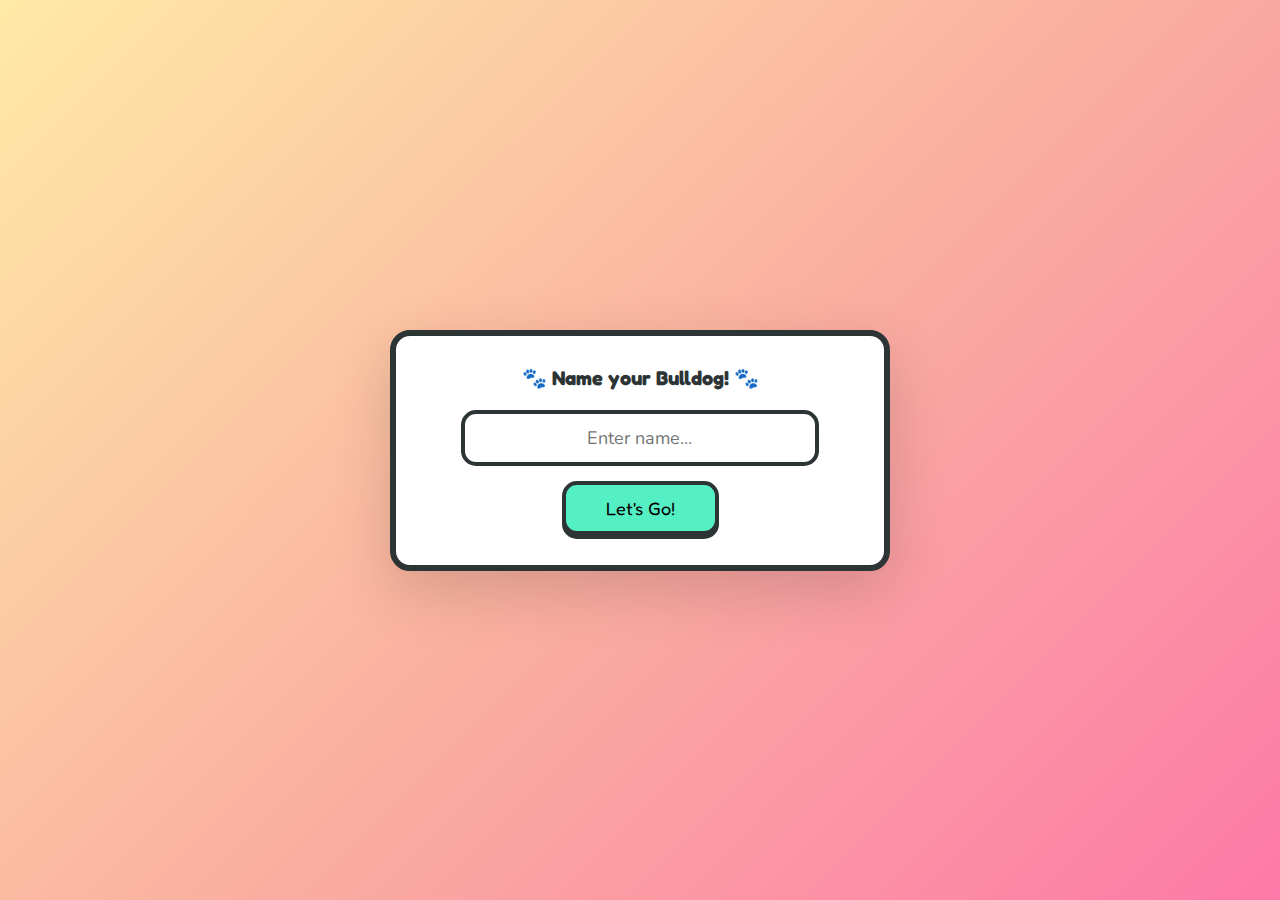
<file: index11.html>
<!DOCTYPE html>
<html lang="en">
<head>
    <meta charset="UTF-8">
    <meta name="viewport" content="width=device-width, initial-scale=1.0">
    <title>Bulldog Buddy - Virtual Pet</title>
    <link rel="stylesheet" href="styles.css">
</head>
<body>
    <div class="game-container">
        <div class="name-input-section" id="nameInputSection">
            <h2>🐾 Name your Bulldog! 🐾</h2>
            <input type="text" class="name-input" id="dogNameInput" placeholder="Enter name..." maxlength="12">
            <br>
            <button class="btn-name" onclick="setDogName()">Let's Go!</button>
        </div>
        
        <div id="gameContent" style="display: none;">
            <div class="title">🐾 Bulldog Buddy 🐾</div>
            <div class="dog-name-display" id="dogNameDisplay"></div>
            
            <div class="screen">
                <div class="level-badge" id="levelBadge">Level 1</div>
                <div class="timer-bar" id="timerBar"><div class="timer-fill" id="timerFill"></div></div>
                <div class="catch-score" id="catchScore">0</div>
                
                <div class="room" id="room">
                    <div class="clouds">
                        <div class="cloud cloud1"></div>
                        <div class="cloud cloud2"></div>
                        <div class="cloud cloud3"></div>
                    </div>
                    
                    <div class="bulldog normal" id="bulldog">
                        <div class="zZZ">Z</div>
                        <div class="zZZ">z</div>
                        <div class="zZZ">z</div>
                        
                        <div class="accessory bow" id="acc-bow"><div class="bow-center"></div></div>
                        <div class="accessory glasses" id="acc-glasses"><div class="glasses-bridge"></div></div>
                        <div class="accessory hat" id="acc-hat"><div class="hat-top"></div><div class="hat-brim"></div></div>
                        
                        <div class="tail" id="tail"></div>
                        <div class="bulldog-body">
                            <div class="bulldog-spots spot1"></div>
                            <div class="bulldog-spots spot2"></div>
                            <div class="bulldog-spots spot3"></div>
                            <div class="bulldog-spots spot4"></div>
                        </div>
                        <div class="paw left" id="pawLeft"></div>
                        <div class="paw right" id="pawRight"></div>
                        
                        <div class="bulldog-head">
                            <div class="ear left"><div class="ear-inner"></div></div>
                            <div class="ear right"><div class="ear-inner"></div></div>
                            <div class="face-fold fold1"></div>
                            <div class="face-fold fold2"></div>
                            <div class="face-fold fold3"></div>
                            <div class="eye left" id="eyeLeft"></div>
                            <div class="eye right" id="eyeRight"></div>
                            <div class="cheek left"></div>
                            <div class="cheek right"></div>
                            <div class="snout">
                                <div class="nose"></div>
                                <div class="mouth" id="mouth"></div>
                            </div>
                        </div>
                    </div>
                    
                    <div class="food-bowl" id="foodBowl"></div>
                    <div class="toy" id="toy">🎾</div>
                    <div class="catch-ball" id="catchBall" onclick="catchBall()">⚽</div>
                    
                    <div class="floor"><div class="floor-pattern"></div></div>
                    <div id="poopContainer"></div>
                </div>
            </div>
            
            <div class="status-text" id="statusText">Your bulldog is waiting for you!</div>
            
            <div class="stats">
                <div class="stat hunger">
                    <div class="stat-icon">🍖</div>
                    <div class="stat-bar"><div class="stat-fill" id="hungerBar" style="width: 70%"></div></div>
                    <div class="stat-label">Hunger</div>
                </div>
                <div class="stat happiness">
                    <div class="stat-icon">❤️</div>
                    <div class="stat-bar"><div class="stat-fill" id="happinessBar" style="width: 80%"></div></div>
                    <div class="stat-label">Happy</div>
                </div>
                <div class="stat energy">
                    <div class="stat-icon">⚡</div>
                    <div class="stat-bar"><div class="stat-fill" id="energyBar" style="width: 90%"></div></div>
                    <div class="stat-label">Energy</div>
                </div>
            </div>
            
            <div class="controls">
                <button class="btn btn-feed" onclick="feed()">🍖 FEED</button>
                <button class="btn btn-play" onclick="play()">🎾 PLAY</button>
                <button class="btn btn-sleep" onclick="toggleSleep()">💤 SLEEP</button>
                <button class="btn btn-catch" onclick="startCatchGame()">⚽ CATCH!</button>
                <button class="btn btn-tricks" onclick="openTricksPanel()">🎪 TRICKS</button>
                <button class="btn btn-dress" onclick="openDressPanel()">👔 DRESS UP</button>
            </div>
        </div>
    </div>
    
    <!-- Dress Up Panel -->
    <div class="panel" id="dressPanel">
        <div class="panel-content">
            <button class="close-btn" onclick="closeDressPanel()">×</button>
            <div class="panel-title">👔 Dress Up</div>
            <div class="accessory-grid">
                <div class="accessory-item unlocked" id="item-bow" onclick="toggleAccessory('bow')">
                    <div class="accessory-icon">🎀</div>
                    <div class="accessory-name">Cute Bow</div>
                    <div class="accessory-req">Starter</div>
                </div>
                <div class="accessory-item locked" id="item-glasses">
                    <div class="accessory-icon">🕶️</div>
                    <div class="accessory-name">Cool Shades</div>
                    <div class="accessory-req">Reach Level 3</div>
                </div>
                <div class="accessory-item locked" id="item-hat">
                    <div class="accessory-icon">🎩</div>
                    <div class="accessory-name">Fancy Hat</div>
                    <div class="accessory-req">Reach Level 5</div>
                </div>
            </div>
        </div>
    </div>
    
    <!-- Tricks Panel -->
    <div class="panel" id="tricksPanel">
        <div class="panel-content">
            <button class="close-btn" onclick="closeTricksPanel()">×</button>
            <div class="panel-title">🎪 Tricks</div>
            <div class="trick-list">
                <div class="trick-item" id="trick-sit">
                    <div class="trick-info">
                        <h3>🪑 Sit</h3>
                        <p>Practice makes perfect!</p>
                        <div class="progress-bar"><div class="progress-fill" id="sit-progress" style="width: 0%"></div></div>
                    </div>
                    <button class="trick-btn" id="btn-sit" onclick="practiceTrick('sit')">Practice</button>
                </div>
                <div class="trick-item" id="trick-paw">
                    <div class="trick-info">
                        <h3>🐾 Give Paw</h3>
                        <p>A polite greeting!</p>
                        <div class="progress-bar"><div class="progress-fill" id="paw-progress" style="width: 0%"></div></div>
                    </div>
                    <button class="trick-btn" id="btn-paw" onclick="practiceTrick('paw')" disabled>Locked</button>
                </div>
            </div>
        </div>
    </div>

    <script>
        // CORE GAME STATE
        let stats = { hunger: 70, happiness: 80, energy: 90 };
        let isSleeping = false;
        let poopCount = 0;
        let dogName = 'Buddy';
        let level = 1;
        let xp = 0;
        let catchGameActive = false;
        let catchScore = 0;
        let catchTimer, ballTimer;
        let timeLeft = 100;
        
        let accessories = {
            bow: { unlocked: true, active: false },
            glasses: { unlocked: false, active: false },
            hat: { unlocked: false, active: false }
        };
        
        let tricks = {
            sit: { learned: false, progress: 0, required: 3 },
            paw: { learned: false, progress: 0, required: 5 }
        };

        // BLINK SYSTEM
        function blink() {
            if (!isSleeping && !catchGameActive) {
                document.querySelectorAll('.eye').forEach(eye => eye.classList.add('blink'));
                setTimeout(() => document.querySelectorAll('.eye').forEach(eye => eye.classList.remove('blink')), 150);
            }
            setTimeout(blink, Math.random() * 4000 + 2000);
        }
        setTimeout(blink, 2000);

        // TAIL UPDATE
        function updateTail() {
            const bulldog = document.getElementById('bulldog');
            bulldog.classList.remove('happy', 'normal', 'tired', 'excited');
            if (isSleeping) return;
            if (stats.happiness > 70) bulldog.classList.add('excited');
            else if (stats.happiness > 40 && stats.energy > 30) bulldog.classList.add('normal');
            else bulldog.classList.add('tired');
        }

        // NAME SETUP
        function setDogName() {
            const input = document.getElementById('dogNameInput');
            if (input.value.trim()) dogName = input.value.trim();
            document.getElementById('dogNameDisplay').textContent = dogName;
            document.getElementById('nameInputSection').classList.add('hidden');
            document.getElementById('gameContent').style.display = 'block';
            setStatus(`${dogName} is excited to meet you! 🎉`);
            updateTail();
        }

        // UI UPDATES
        function updateBars() {
            document.getElementById('hungerBar').style.width = stats.hunger + '%';
            document.getElementById('happinessBar').style.width = stats.happiness + '%';
            document.getElementById('energyBar').style.width = stats.energy + '%';
            updateTail();
        }

        function setStatus(text) {
            document.getElementById('statusText').textContent = text;
        }

        function showHeart() {
            const heart = document.createElement('div');
            heart.className = 'heart';
            heart.innerHTML = '❤️';
            heart.style.left = (Math.random() * 100 + 100) + 'px';
            heart.style.top = '100px';
            document.getElementById('room').appendChild(heart);
            setTimeout(() => heart.remove(), 1500);
        }

        // XP & LEVEL SYSTEM
        function addXP(amount) {
            xp += amount;
            if (xp >= level * 100) {
                level++;
                xp = 0;
                document.getElementById('levelBadge').textContent = 'Level ' + level;
                setStatus(`🎉 LEVEL UP! ${dogName} is now Level ${level}! 🎉`);
                checkUnlocks();
                for (let i = 0; i < 5; i++) setTimeout(showHeart, i * 200);
            }
        }

        function checkUnlocks() {
            if (level >= 3 && !accessories.glasses.unlocked) {
                accessories.glasses.unlocked = true;
                const item = document.getElementById('item-glasses');
                item.classList.remove('locked');
                item.classList.add('unlocked');
                item.setAttribute('onclick', "toggleAccessory('glasses')");
                setStatus(`🕶️ Unlocked Cool Shades!`);
            }
            if (level >= 5 && !accessories.hat.unlocked) {
                accessories.hat.unlocked = true;
                const item = document.getElementById('item-hat');
                item.classList.remove('locked');
                item.classList.add('unlocked');
                item.setAttribute('onclick', "toggleAccessory('hat')");
                setStatus(`🎩 Unlocked Fancy Hat!`);
            }
            if (level >= 2 && tricks.paw.progress === 0) {
                document.getElementById('btn-paw').disabled = false;
                document.getElementById('btn-paw').textContent = 'Practice';
            }
        }

        // CORE ACTIONS
        function feed() {
            if (isSleeping) { setStatus(`Shhh! Don't wake ${dogName}!`); return; }
            if (stats.hunger >= 100) { setStatus(`${dogName} is full!`); return; }
            
            stats.hunger = Math.min(100, stats.hunger + 20);
            stats.energy = Math.min(100, stats.energy + 5);
            updateBars();
            addXP(10);
            
            document.getElementById('room').classList.add('eating');
            document.getElementById('foodBowl').classList.add('show');
            document.getElementById('mouth').classList.add('happy');
            
            setStatus(`Yummy! ${dogName} loves food! 🍖`);
            showHeart();
            
            setTimeout(() => {
                document.getElementById('room').classList.remove('eating');
                document.getElementById('foodBowl').classList.remove('show');
                document.getElementById('mouth').classList.remove('happy');
                if (Math.random() > 0.5 && poopCount < 3) createPoop();
            }, 2000);
        }

        function play() {
            if (isSleeping) { setStatus(`Let sleeping dogs lie! 💤`); return; }
            if (stats.energy < 20) { setStatus(`${dogName} is too tired...`); return; }
            
            stats.happiness = Math.min(100, stats.happiness + 15);
            stats.energy = Math.max(0, stats.energy - 15);
            stats.hunger = Math.max(0, stats.hunger - 10);
            updateBars();
            addXP(15);
            
            document.getElementById('room').classList.add('playing');
            document.getElementById('toy').classList.add('show');
            document.getElementById('mouth').classList.add('happy');
            
            const bulldog = document.getElementById('bulldog');
            bulldog.classList.add('jumping');
            setTimeout(() => bulldog.classList.remove('jumping'), 600);
            
            setStatus(`Wheee! ${dogName} is having fun! 🎾`);
            showHeart(); showHeart();
            
            setTimeout(() => {
                document.getElementById('room').classList.remove('playing');
                document.getElementById('toy').classList.remove('show');
                document.getElementById('mouth').classList.remove('happy');
            }, 2000);
        }

        function toggleSleep() {
            if (catchGameActive) return;
            isSleeping = !isSleeping;
            const room = document.getElementById('room');
            const eyeLeft = document.getElementById('eyeLeft');
            const eyeRight = document.getElementById('eyeRight');
            const bulldog = document.getElementById('bulldog');
            
            if (isSleeping) {
                room.classList.add('sleeping');
                eyeLeft.classList.add('sleeping');
                eyeRight.classList.add('sleeping');
                bulldog.classList.add('sleeping');
                setStatus(`${dogName} is dreaming... 💤`);
                
                const sleepInterval = setInterval(() => {
                    if (!isSleeping) { clearInterval(sleepInterval); return; }
                    stats.energy = Math.min(100, stats.energy + 5);
                    updateBars();
                }, 1000);
            } else {
                room.classList.remove('sleeping');
                eyeLeft.classList.remove('sleeping');
                eyeRight.classList.remove('sleeping');
                bulldog.classList.remove('sleeping');
                setStatus(`Good morning! ${dogName} is ready! ☀️`);
                document.getElementById('mouth').classList.add('happy');
                setTimeout(() => document.getElementById('mouth').classList.remove('happy'), 2000);
            }
            updateTail();
        }

        // CATCH GAME
        function startCatchGame() {
            if (isSleeping) { setStatus(`Wake ${dogName} up first!`); return; }
            if (stats.energy < 30) { setStatus(`${dogName} is too tired!`); return; }
            if (catchGameActive) return;
            
            catchGameActive = true;
            catchScore = 0;
            timeLeft = 100;
            
            document.getElementById('room').classList.add('catch-game');
            document.getElementById('catchScore').classList.add('active');
            document.getElementById('timerBar').classList.add('active');
            document.getElementById('catchScore').textContent = '0';
            document.querySelectorAll('.btn').forEach(btn => { if (!btn.classList.contains('btn-catch')) btn.disabled = true; });
            
            setStatus(`Catch the ball! ⚽`);
            spawnBall();
            
            catchTimer = setInterval(() => {
                timeLeft -= 2;
                document.getElementById('timerFill').style.width = timeLeft + '%';
                if (timeLeft <= 0) endCatchGame();
            }, 100);
        }

        function spawnBall() {
            if (!catchGameActive) return;
            const ball = document.getElementById('catchBall');
            const room = document.getElementById('room');
            ball.style.left = (Math.random() * (room.offsetWidth - 60) + 10) + 'px';
            ball.style.top = (Math.random() * (room.offsetHeight - 100) + 50) + 'px';
            ball.classList.add('active');
            
            ballTimer = setTimeout(() => {
                if (catchGameActive) {
                    ball.classList.remove('active');
                    setTimeout(spawnBall, 300);
                }
            }, 1500);
        }

        function catchBall() {
            if (!catchGameActive) return;
            clearTimeout(ballTimer);
            catchScore++;
            document.getElementById('catchScore').textContent = catchScore;
            timeLeft = Math.min(100, timeLeft + 10);
            showHeart();
            setStatus(`Nice catch! Score: ${catchScore}`);
            document.getElementById('catchBall').classList.remove('active');
            setTimeout(spawnBall, Math.max(200, 600 - catchScore * 50));
        }

        function endCatchGame() {
            catchGameActive = false;
            clearInterval(catchTimer);
            clearTimeout(ballTimer);
            
            document.getElementById('room').classList.remove('catch-game');
            document.getElementById('catchScore').classList.remove('active');
            document.getElementById('timerBar').classList.remove('active');
            document.getElementById('catchBall').classList.remove('active');
            document.querySelectorAll('.btn').forEach(btn => btn.disabled = false);
            
            stats.happiness = Math.min(100, stats.happiness + Math.min(30, catchScore * 3));
            stats.energy = Math.max(0, stats.energy - Math.min(30, catchScore * 2));
            stats.hunger = Math.max(0, stats.hunger - 10);
            updateBars();
            addXP(catchScore * 5);
            
            if (catchScore === 0) setStatus(`Missed them all! Try again! 😅`);
            else if (catchScore < 5) setStatus(`Good job! Caught ${catchScore}! 🎉`);
            else if (catchScore < 10) setStatus(`Amazing! ${catchScore} catches! 🌟`);
            else setStatus(`LEGENDARY! ${catchScore} catches! 🏆`);
        }

        // POOP SYSTEM
        function createPoop() {
            poopCount++;
            const poop = document.createElement('div');
            poop.className = 'poop';
            poop.innerHTML = '💩';
            poop.style.left = (Math.random() * 200 + 50) + 'px';
            poop.onclick = function() {
                this.remove();
                poopCount--;
                stats.happiness = Math.min(100, stats.happiness + 5);
                updateBars();
                addXP(5);
                setStatus(`Thanks for cleaning up! 🧹`);
                showHeart();
            };
            document.getElementById('poopContainer').appendChild(poop);
            setStatus(`Uh oh... ${dogName} made a stinky! 💩`);
        }

        // DRESS UP SYSTEM
        function openDressPanel() { document.getElementById('dressPanel').classList.add('active'); updateAccessoryDisplay(); }
        function closeDressPanel() { document.getElementById('dressPanel').classList.remove('active'); }
        
        function updateAccessoryDisplay() {
            for (let acc in accessories) {
                const item = document.getElementById('item-' + acc);
                if (accessories[acc].active) item.classList.add('active');
                else item.classList.remove('active');
            }
        }
        
        function toggleAccessory(acc) {
            if (!accessories[acc].unlocked) return;
            accessories[acc].active = !accessories[acc].active;
            document.getElementById('acc-' + acc).classList.toggle('active');
            updateAccessoryDisplay();
            if (accessories[acc].active) { setStatus(`${dogName} looks adorable! ❤️`); showHeart(); }
        }

        // TRICKS SYSTEM
        function openTricksPanel() { document.getElementById('tricksPanel').classList.add('active'); updateTrickDisplay(); }
        function closeTricksPanel() { 
            document.getElementById('tricksPanel').classList.remove('active'); 
            document.getElementById('bulldog').classList.remove('sitting', 'giving-paw');
        }
        
        function updateTrickDisplay() {
            for (let trick in tricks) {
                const progress = (tricks[trick].progress / tricks[trick].required) * 100;
                document.getElementById(trick + '-progress').style.width = progress + '%';
                if (tricks[trick].learned) {
                    document.getElementById('trick-' + trick).classList.add('learned');
                    document.getElementById('btn-' + trick).textContent = 'Do It!';
                }
            }
        }
        
        function practiceTrick(trick) {
            if (isSleeping) { setStatus(`Wake ${dogName} up first!`); return; }
            if (stats.energy < 10) { setStatus(`${dogName} is too tired!`); return; }
            
            const bulldog = document.getElementById('bulldog');
            
            if (trick === 'sit') {
                if (!tricks.sit.learned) {
                    tricks.sit.progress++;
                    stats.energy -= 10;
                    updateBars();
                    bulldog.classList.add('sitting');
                    setStatus(`Good ${dogName}! Practice ${tricks.sit.required - tricks.sit.progress} more times!`);
                    setTimeout(() => bulldog.classList.remove('sitting'), 2000);
                    if (tricks.sit.progress >= tricks.sit.required) {
                        tricks.sit.learned = true;
                        setStatus(`🎉 ${dogName} learned to Sit!`);
                        addXP(50);
                    }
                } else {
                    bulldog.classList.add('sitting');
                    setStatus(`${dogName} sits like a good dog! 🪑`);
                    stats.happiness = Math.min(100, stats.happiness + 5);
                    updateBars();
                    showHeart();
                    setTimeout(() => bulldog.classList.remove('sitting'), 2000);
                }
            } else if (trick === 'paw') {
                if (level < 2) { setStatus(`Reach Level 2 to unlock!`); return; }
                if (!tricks.paw.learned) {
                    tricks.paw.progress++;
                    stats.energy -= 10;
                    updateBars();
                    bulldog.classList.add('giving-paw');
                    setStatus(`Good ${dogName}! Practice ${tricks.paw.required - tricks.paw.progress} more times!`);
                    setTimeout(() => bulldog.classList.remove('giving-paw'), 2000);
                    if (tricks.paw.progress >= tricks.paw.required) {
                        tricks.paw.learned = true;
                        setStatus(`🎉 ${dogName} learned Give Paw!`);
                        addXP(75);
                    }
                } else {
                    bulldog.classList.add('giving-paw');
                    setStatus(`${dogName} gives you their paw! 🐾`);
                    stats.happiness = Math.min(100, stats.happiness + 8);
                    updateBars();
                    showHeart(); showHeart();
                    setTimeout(() => bulldog.classList.remove('giving-paw'), 2000);
                }
            }
            updateTrickDisplay();
        }

        // GAME LOOP
        function gameTick() {
            if (!isSleeping && !catchGameActive) {
                stats.hunger = Math.max(0, stats.hunger - 2);
                stats.happiness = Math.max(0, stats.happiness - 1);
                stats.energy = Math.max(0, stats.energy - 1);
                
                if (stats.hunger < 30 && Math.random() > 0.7) setStatus(`${dogName} is hungry... 🍖`);
                else if (stats.happiness < 30 && Math.random() > 0.7) setStatus(`${dogName} feels lonely... 🥺`);
                else if (stats.energy < 30 && Math.random() > 0.7) setStatus(`${dogName} looks sleepy... 💤`);
                
                updateBars();
            }
        }
        setInterval(gameTick, 3000);

        // PETTING INTERACTION
        document.getElementById('bulldog').addEventListener('click', function() {
            if (!isSleeping && !catchGameActive) {
                stats.happiness = Math.min(100, stats.happiness + 10);
                updateBars();
                addXP(5);
                this.classList.add('blushing');
                setTimeout(() => this.classList.remove('blushing'), 2000);
                setStatus(`*wag wag* ${dogName} loves pets! ❤️`);
                showHeart(); showHeart(); showHeart();
                this.style.transform = 'translateX(-50%) rotate(-8deg) scale(1.05)';
                setTimeout(() => {
                    this.style.transform = 'translateX(-50%) rotate(8deg) scale(0.95)';
                    setTimeout(() => this.style.transform = 'translateX(-50%) rotate(0) scale(1)', 150);
                }, 150);
            }
        });

        updateBars();
    </script>
</body>
</html>
</file>
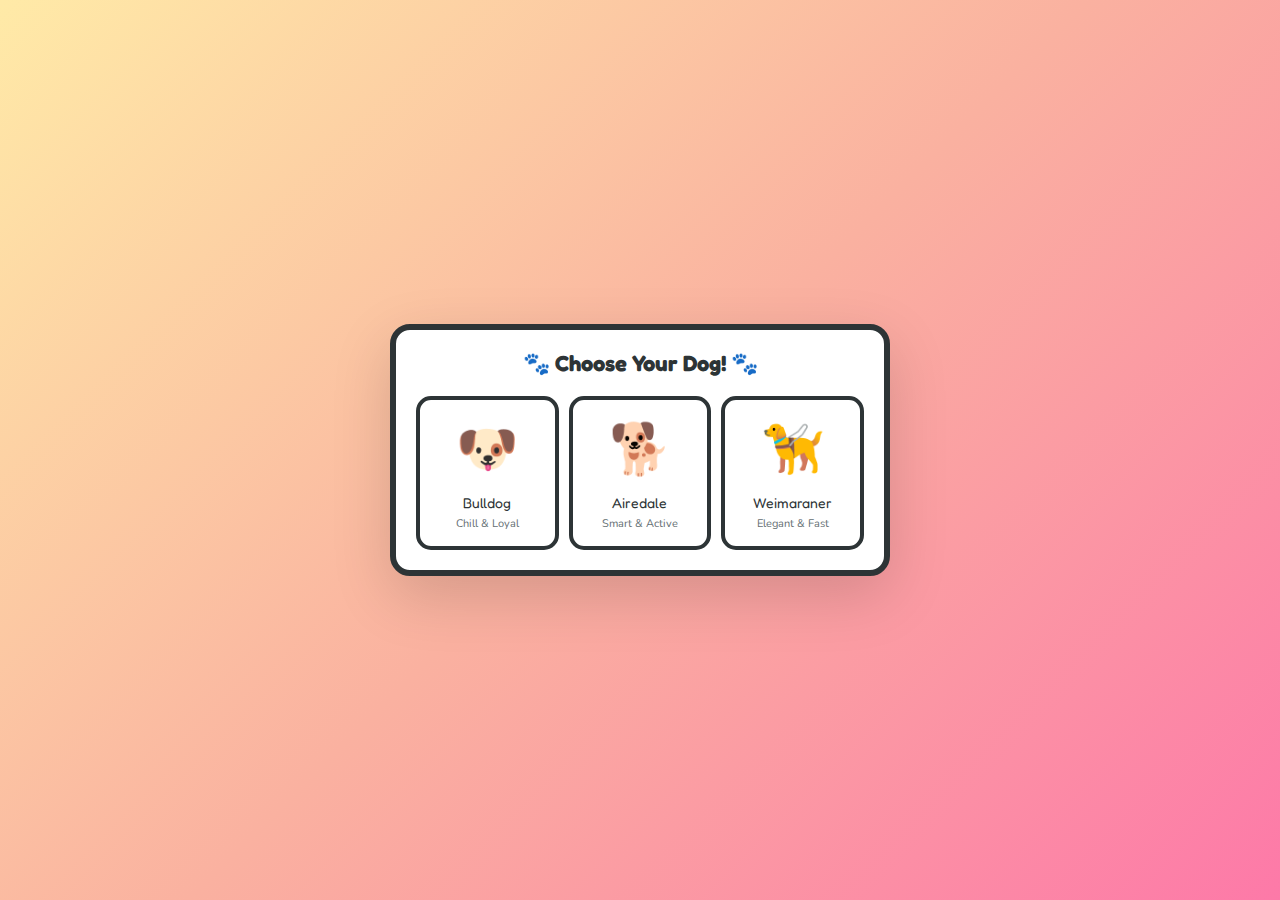
<file: index12 3 Hunde.html>
<!DOCTYPE html>
<html lang="en">
<head>
    <meta charset="UTF-8">
    <meta name="viewport" content="width=device-width, initial-scale=1.0">
    <title>Dog Buddy - Virtual Pet</title>
    <link rel="stylesheet" href="styles.css">
</head>
<body>
    <div class="game-container">
        <!-- Race Selection -->
        <div class="race-selection" id="raceSelection">
            <h2>🐾 Choose Your Dog! 🐾</h2>
            <div class="race-grid">
                <div class="race-card" onclick="selectRace('bulldog')">
                    <div class="race-preview bulldog-preview">🐶</div>
                    <div class="race-name">Bulldog</div>
                    <div class="race-desc">Chill & Loyal</div>
                </div>
                <div class="race-card" onclick="selectRace('airedale')">
                    <div class="race-preview airedale-preview">🐕</div>
                    <div class="race-name">Airedale</div>
                    <div class="race-desc">Smart & Active</div>
                </div>
                <div class="race-card" onclick="selectRace('weimaraner')">
                    <div class="race-preview weimaraner-preview">🦮</div>
                    <div class="race-name">Weimaraner</div>
                    <div class="race-desc">Elegant & Fast</div>
                </div>
            </div>
        </div>

        <!-- Name Input -->
        <div class="name-input-section hidden" id="nameInputSection">
            <h2 id="nameTitle">🐾 Name your Dog! 🐾</h2>
            <input type="text" class="name-input" id="dogNameInput" placeholder="Enter name..." maxlength="12">
            <br>
            <button class="btn-name" onclick="setDogName()">Let's Go!</button>
            <br>
            <button class="btn-back" onclick="backToRace()">← Back</button>
        </div>
        
        <!-- Main Game -->
        <div id="gameContent" style="display: none;">
            <div class="header-row">
                <div class="level-badge" id="levelBadge">Lvl 1</div>
                <div class="title-small">🐾 Dog Buddy 🐾</div>
                <button class="btn-switch" onclick="switchDog()">🔄</button>
            </div>
            <div class="dog-name-display" id="dogNameDisplay"></div>
            
            <div class="main-area">
                <div class="screen">
                    <div class="timer-bar" id="timerBar"><div class="timer-fill" id="timerFill"></div></div>
                    <div class="catch-score" id="catchScore">0</div>
                    
                    <div class="room" id="room">
                        <div class="clouds">
                            <div class="cloud cloud1"></div>
                            <div class="cloud cloud2"></div>
                            <div class="cloud cloud3"></div>
                        </div>
                        
                        <div class="dog bulldog" id="dog" data-race="bulldog">
                            <div class="zZZ">Z</div>
                            <div class="zZZ">z</div>
                            <div class="zZZ">z</div>
                            
                            <div class="accessory bow" id="acc-bow"><div class="bow-center"></div></div>
                            <div class="accessory glasses" id="acc-glasses"><div class="glasses-bridge"></div></div>
                            <div class="accessory hat" id="acc-hat"><div class="hat-top"></div><div class="hat-brim"></div></div>
                            
                            <div class="tail" id="tail"></div>
                            <div class="dog-body">
                                <div class="dog-spots spot1"></div>
                                <div class="dog-spots spot2"></div>
                                <div class="dog-spots spot3"></div>
                                <div class="dog-spots spot4"></div>
                            </div>
                            <div class="paw left" id="pawLeft"></div>
                            <div class="paw right" id="pawRight"></div>
                            
                            <div class="dog-head">
                                <div class="ear left"><div class="ear-inner"></div></div>
                                <div class="ear right"><div class="ear-inner"></div></div>
                                <div class="face-fold fold1"></div>
                                <div class="face-fold fold2"></div>
                                <div class="face-fold fold3"></div>
                                <div class="eye left" id="eyeLeft"></div>
                                <div class="eye right" id="eyeRight"></div>
                                <div class="cheek left"></div>
                                <div class="cheek right"></div>
                                <div class="snout">
                                    <div class="nose"></div>
                                    <div class="mouth" id="mouth"></div>
                                </div>
                            </div>
                        </div>
                        
                        <div class="food-bowl" id="foodBowl"></div>
                        <div class="toy" id="toy">🎾</div>
                        <div class="catch-ball" id="catchBall" onclick="catchBall()">⚽</div>
                        
                        <div class="floor"><div class="floor-pattern"></div></div>
                        <div id="poopContainer"></div>
                    </div>
                </div>
                
                <div class="side-panel">
                    <div class="stats-compact">
                        <div class="stat-compact hunger" onclick="feed()">
                            <span class="stat-icon">🍖</span>
                            <div class="stat-bar-compact"><div class="stat-fill-compact" id="hungerBar" style="width: 70%"></div></div>
                        </div>
                        <div class="stat-compact happiness">
                            <span class="stat-icon">❤️</span>
                            <div class="stat-bar-compact"><div class="stat-fill-compact" id="happinessBar" style="width: 80%"></div></div>
                        </div>
                        <div class="stat-compact energy" onclick="toggleSleep()">
                            <span class="stat-icon">⚡</span>
                            <div class="stat-bar-compact"><div class="stat-fill-compact" id="energyBar" style="width: 90%"></div></div>
                        </div>
                    </div>
                    
                    <div class="status-text" id="statusText">Your dog is waiting!</div>
                    
                    <div class="controls-compact">
                        <button class="btn-compact btn-play" onclick="play()">🎾</button>
                        <button class="btn-compact btn-catch" onclick="startCatchGame()">⚽</button>
                        <button class="btn-compact btn-tricks" onclick="openTricksPanel()">🎪</button>
                        <button class="btn-compact btn-dress" onclick="openDressPanel()">👔</button>
                    </div>
                </div>
            </div>
        </div>
    </div>
    
    <!-- Dress Up Panel -->
    <div class="panel" id="dressPanel">
        <div class="panel-content">
            <button class="close-btn" onclick="closeDressPanel()">×</button>
            <div class="panel-title">👔 Dress Up</div>
            <div class="accessory-grid">
                <div class="accessory-item unlocked" id="item-bow" onclick="toggleAccessory('bow')">
                    <div class="accessory-icon">🎀</div>
                    <div class="accessory-name">Cute Bow</div>
                </div>
                <div class="accessory-item locked" id="item-glasses">
                    <div class="accessory-icon">🕶️</div>
                    <div class="accessory-name">Cool Shades</div>
                </div>
                <div class="accessory-item locked" id="item-hat">
                    <div class="accessory-icon">🎩</div>
                    <div class="accessory-name">Fancy Hat</div>
                </div>
            </div>
        </div>
    </div>
    
    <!-- Tricks Panel -->
    <div class="panel" id="tricksPanel">
        <div class="panel-content">
            <button class="close-btn" onclick="closeTricksPanel()">×</button>
            <div class="panel-title">🎪 Tricks</div>
            <div class="trick-list">
                <div class="trick-item" id="trick-sit">
                    <div class="trick-info">
                        <h3>🪑 Sit</h3>
                        <div class="progress-bar"><div class="progress-fill" id="sit-progress" style="width: 0%"></div></div>
                    </div>
                    <button class="trick-btn" id="btn-sit" onclick="practiceTrick('sit')">Practice</button>
                </div>
                <div class="trick-item" id="trick-paw">
                    <div class="trick-info">
                        <h3>🐾 Give Paw</h3>
                        <div class="progress-bar"><div class="progress-fill" id="paw-progress" style="width: 0%"></div></div>
                    </div>
                    <button class="trick-btn" id="btn-paw" onclick="practiceTrick('paw')" disabled>Locked</button>
                </div>
            </div>
        </div>
    </div>

    <script>
        // SAVE SYSTEM
        const SAVE_KEY = 'dogBuddy_save';
        
        let currentRace = 'bulldog';
        let stats = { hunger: 70, happiness: 80, energy: 90 };
        let isSleeping = false;
        let poopCount = 0;
        let dogName = 'Buddy';
        let level = 1;
        let xp = 0;
        let catchGameActive = false;
        let catchScore = 0;
        let catchTimer, ballTimer;
        let timeLeft = 100;
        
        let accessories = {
            bow: { unlocked: true, active: false },
            glasses: { unlocked: false, active: false },
            hat: { unlocked: false, active: false }
        };
        
        let tricks = {
            sit: { learned: false, progress: 0, required: 3 },
            paw: { learned: false, progress: 0, required: 5 }
        };

        // LOAD SAVE
        function loadSave() {
            const saved = localStorage.getItem(SAVE_KEY);
            if (saved) {
                const data = JSON.parse(saved);
                currentRace = data.currentRace || 'bulldog';
                dogName = data.dogName || 'Buddy';
                level = data.level || 1;
                xp = data.xp || 0;
                stats = data.stats || { hunger: 70, happiness: 80, energy: 90 };
                accessories = data.accessories || accessories;
                tricks = data.tricks || tricks;
                
                // Apply loaded accessories
                for (let acc in accessories) {
                    if (accessories[acc].active) {
                        document.getElementById('acc-' + acc)?.classList.add('active');
                    }
                }
                
                // Skip to game if we have a save
                if (data.dogName) {
                    document.getElementById('raceSelection').classList.add('hidden');
                    document.getElementById('gameContent').style.display = 'block';
                    document.getElementById('dogNameDisplay').textContent = dogName;
                    document.getElementById('levelBadge').textContent = 'Lvl ' + level;
                    updateDogAppearance();
                    updateBars();
                    checkUnlocks();
                }
            }
        }

        // SAVE GAME
        function saveGame() {
            const data = {
                currentRace,
                dogName,
                level,
                xp,
                stats,
                accessories,
                tricks,
                lastSave: Date.now()
            };
            localStorage.setItem(SAVE_KEY, JSON.stringify(data));
        }

        // RACE SELECTION
        function selectRace(race) {
            currentRace = race;
            document.getElementById('raceSelection').classList.add('hidden');
            document.getElementById('nameInputSection').classList.remove('hidden');
            
            const raceNames = { bulldog: 'Bulldog', airedale: 'Airedale', weimaraner: 'Weimaraner' };
            document.getElementById('nameTitle').textContent = `🐾 Name your ${raceNames[race]}! 🐾`;
        }

        function backToRace() {
            document.getElementById('nameInputSection').classList.add('hidden');
            document.getElementById('raceSelection').classList.remove('hidden');
        }

        function updateDogAppearance() {
            const dog = document.getElementById('dog');
            dog.className = 'dog ' + currentRace;
            dog.setAttribute('data-race', currentRace);
        }

        // SWITCH DOG
        function switchDog() {
            saveGame();
            document.getElementById('gameContent').style.display = 'none';
            document.getElementById('raceSelection').classList.remove('hidden');
            // Reset for new selection but keep save
            const saved = JSON.parse(localStorage.getItem(SAVE_KEY) || '{}');
            // We'll create separate saves per race in future
        }

        // NAME SETUP
        function setDogName() {
            const input = document.getElementById('dogNameInput');
            if (input.value.trim()) dogName = input.value.trim();
            document.getElementById('dogNameDisplay').textContent = dogName;
            document.getElementById('nameInputSection').classList.add('hidden');
            document.getElementById('gameContent').style.display = 'block';
            updateDogAppearance();
            setStatus(`${dogName} is excited! 🎉`);
            updateBars();
            saveGame();
        }

        // BLINK SYSTEM
        function blink() {
            if (!isSleeping && !catchGameActive) {
                document.querySelectorAll('.eye').forEach(eye => eye.classList.add('blink'));
                setTimeout(() => document.querySelectorAll('.eye').forEach(eye => eye.classList.remove('blink')), 150);
            }
            setTimeout(blink, Math.random() * 4000 + 2000);
        }
        setTimeout(blink, 2000);

        // TAIL UPDATE
        function updateTail() {
            const dog = document.getElementById('dog');
            dog.classList.remove('happy', 'normal', 'tired', 'excited');
            if (isSleeping) return;
            if (stats.happiness > 70) dog.classList.add('excited');
            else if (stats.happiness > 40 && stats.energy > 30) dog.classList.add('normal');
            else dog.classList.add('tired');
        }

        // UI UPDATES
        function updateBars() {
            document.getElementById('hungerBar').style.width = stats.hunger + '%';
            document.getElementById('happinessBar').style.width = stats.happiness + '%';
            document.getElementById('energyBar').style.width = stats.energy + '%';
            updateTail();
        }

        function setStatus(text) {
            document.getElementById('statusText').textContent = text;
        }

        function showHeart() {
            const heart = document.createElement('div');
            heart.className = 'heart';
            heart.innerHTML = '❤️';
            heart.style.left = (Math.random() * 80 + 60) + 'px';
            heart.style.top = '80px';
            document.getElementById('room').appendChild(heart);
            setTimeout(() => heart.remove(), 1500);
        }

        // XP & LEVEL
        function addXP(amount) {
            xp += amount;
            if (xp >= level * 100) {
                level++;
                xp = 0;
                document.getElementById('levelBadge').textContent = 'Lvl ' + level;
                setStatus(`🎉 LEVEL UP! ${dogName} is Lvl ${level}!`);
                checkUnlocks();
                for (let i = 0; i < 5; i++) setTimeout(showHeart, i * 200);
            }
            saveGame();
        }

        function checkUnlocks() {
            if (level >= 3 && !accessories.glasses.unlocked) {
                accessories.glasses.unlocked = true;
                const item = document.getElementById('item-glasses');
                item.classList.remove('locked');
                item.classList.add('unlocked');
                item.setAttribute('onclick', "toggleAccessory('glasses')");
                setStatus(`🕶️ Unlocked Shades!`);
            }
            if (level >= 5 && !accessories.hat.unlocked) {
                accessories.hat.unlocked = true;
                const item = document.getElementById('item-hat');
                item.classList.remove('locked');
                item.classList.add('unlocked');
                item.setAttribute('onclick', "toggleAccessory('hat')");
                setStatus(`🎩 Unlocked Hat!`);
            }
            if (level >= 2 && tricks.paw.progress === 0) {
                document.getElementById('btn-paw').disabled = false;
                document.getElementById('btn-paw').textContent = 'Practice';
            }
        }

        // ACTIONS
        function feed() {
            if (isSleeping) { setStatus(`Shhh!`); return; }
            if (stats.hunger >= 100) { setStatus(`${dogName} is full!`); return; }
            
            stats.hunger = Math.min(100, stats.hunger + 20);
            stats.energy = Math.min(100, stats.energy + 5);
            updateBars();
            addXP(10);
            
            document.getElementById('room').classList.add('eating');
            document.getElementById('foodBowl').classList.add('show');
            document.getElementById('mouth').classList.add('happy');
            
            setStatus(`Yummy! 🍖`);
            showHeart();
            
            setTimeout(() => {
                document.getElementById('room').classList.remove('eating');
                document.getElementById('foodBowl').classList.remove('show');
                document.getElementById('mouth').classList.remove('happy');
                if (Math.random() > 0.5 && poopCount < 3) createPoop();
            }, 2000);
        }

        function play() {
            if (isSleeping) { setStatus(`Sleeping... 💤`); return; }
            if (stats.energy < 20) { setStatus(`Too tired...`); return; }
            
            stats.happiness = Math.min(100, stats.happiness + 15);
            stats.energy = Math.max(0, stats.energy - 15);
            stats.hunger = Math.max(0, stats.hunger - 10);
            updateBars();
            addXP(15);
            
            document.getElementById('room').classList.add('playing');
            document.getElementById('toy').classList.add('show');
            document.getElementById('mouth').classList.add('happy');
            
            const dog = document.getElementById('dog');
            dog.classList.add('jumping');
            setTimeout(() => dog.classList.remove('jumping'), 600);
            
            setStatus(`Wheee! 🎾`);
            showHeart(); showHeart();
            
            setTimeout(() => {
                document.getElementById('room').classList.remove('playing');
                document.getElementById('toy').classList.remove('show');
                document.getElementById('mouth').classList.remove('happy');
            }, 2000);
        }

        function toggleSleep() {
            if (catchGameActive) return;
            isSleeping = !isSleeping;
            const room = document.getElementById('room');
            const eyeLeft = document.getElementById('eyeLeft');
            const eyeRight = document.getElementById('eyeRight');
            const dog = document.getElementById('dog');
            
            if (isSleeping) {
                room.classList.add('sleeping');
                eyeLeft.classList.add('sleeping');
                eyeRight.classList.add('sleeping');
                dog.classList.add('sleeping');
                setStatus(`Dreaming... 💤`);
                
                const sleepInterval = setInterval(() => {
                    if (!isSleeping) { clearInterval(sleepInterval); return; }
                    stats.energy = Math.min(100, stats.energy + 5);
                    updateBars();
                    saveGame();
                }, 1000);
            } else {
                room.classList.remove('sleeping');
                eyeLeft.classList.remove('sleeping');
                eyeRight.classList.remove('sleeping');
                dog.classList.remove('sleeping');
                setStatus(`Good morning! ☀️`);
                document.getElementById('mouth').classList.add('happy');
                setTimeout(() => document.getElementById('mouth').classList.remove('happy'), 2000);
            }
            updateTail();
            saveGame();
        }

        // CATCH GAME
        function startCatchGame() {
            if (isSleeping) { setStatus(`Wake up first!`); return; }
            if (stats.energy < 30) { setStatus(`Too tired!`); return; }
            if (catchGameActive) return;
            
            catchGameActive = true;
            catchScore = 0;
            timeLeft = 100;
            
            document.getElementById('room').classList.add('catch-game');
            document.getElementById('catchScore').classList.add('active');
            document.getElementById('timerBar').classList.add('active');
            document.getElementById('catchScore').textContent = '0';
            
            setStatus(`Catch! ⚽`);
            spawnBall();
            
            catchTimer = setInterval(() => {
                timeLeft -= 2;
                document.getElementById('timerFill').style.width = timeLeft + '%';
                if (timeLeft <= 0) endCatchGame();
            }, 100);
        }

        function spawnBall() {
            if (!catchGameActive) return;
            const ball = document.getElementById('catchBall');
            const room = document.getElementById('room');
            ball.style.left = (Math.random() * (room.offsetWidth - 60) + 10) + 'px';
            ball.style.top = (Math.random() * (room.offsetHeight - 100) + 50) + 'px';
            ball.classList.add('active');
            
            ballTimer = setTimeout(() => {
                if (catchGameActive) {
                    ball.classList.remove('active');
                    setTimeout(spawnBall, 300);
                }
            }, 1500);
        }

        function catchBall() {
            if (!catchGameActive) return;
            clearTimeout(ballTimer);
            catchScore++;
            document.getElementById('catchScore').textContent = catchScore;
            timeLeft = Math.min(100, timeLeft + 10);
            showHeart();
            setStatus(`Score: ${catchScore}`);
            document.getElementById('catchBall').classList.remove('active');
            setTimeout(spawnBall, Math.max(200, 600 - catchScore * 50));
        }

        function endCatchGame() {
            catchGameActive = false;
            clearInterval(catchTimer);
            clearTimeout(ballTimer);
            
            document.getElementById('room').classList.remove('catch-game');
            document.getElementById('catchScore').classList.remove('active');
            document.getElementById('timerBar').classList.remove('active');
            document.getElementById('catchBall').classList.remove('active');
            
            stats.happiness = Math.min(100, stats.happiness + Math.min(30, catchScore * 3));
            stats.energy = Math.max(0, stats.energy - Math.min(30, catchScore * 2));
            stats.hunger = Math.max(0, stats.hunger - 10);
            updateBars();
            addXP(catchScore * 5);
            
            if (catchScore === 0) setStatus(`Missed! 😅`);
            else if (catchScore < 5) setStatus(`Caught ${catchScore}! 🎉`);
            else if (catchScore < 10) setStatus(`Amazing! ${catchScore}! 🌟`);
            else setStatus(`Legendary! ${catchScore}! 🏆`);
        }

        // POOP
        function createPoop() {
            poopCount++;
            const poop = document.createElement('div');
            poop.className = 'poop';
            poop.innerHTML = '💩';
            poop.style.left = (Math.random() * 150 + 30) + 'px';
            poop.onclick = function() {
                this.remove();
                poopCount--;
                stats.happiness = Math.min(100, stats.happiness + 5);
                updateBars();
                addXP(5);
                setStatus(`Clean! 🧹`);
                showHeart();
            };
            document.getElementById('poopContainer').appendChild(poop);
            setStatus(`Oops... 💩`);
        }

        // DRESS UP
        function openDressPanel() { 
            document.getElementById('dressPanel').classList.add('active'); 
            updateAccessoryDisplay(); 
        }
        function closeDressPanel() { document.getElementById('dressPanel').classList.remove('active'); }
        
        function updateAccessoryDisplay() {
            for (let acc in accessories) {
                const item = document.getElementById('item-' + acc);
                if (accessories[acc].active) item.classList.add('active');
                else item.classList.remove('active');
            }
        }
        
        function toggleAccessory(acc) {
            if (!accessories[acc].unlocked) return;
            accessories[acc].active = !accessories[acc].active;
            document.getElementById('acc-' + acc).classList.toggle('active');
            updateAccessoryDisplay();
            if (accessories[acc].active) { setStatus(`Cute! ❤️`); showHeart(); }
            saveGame();
        }

        // TRICKS
        function openTricksPanel() { 
            document.getElementById('tricksPanel').classList.add('active'); 
            updateTrickDisplay(); 
        }
        function closeTricksPanel() { 
            document.getElementById('tricksPanel').classList.remove('active'); 
            document.getElementById('dog').classList.remove('sitting', 'giving-paw');
        }
        
        function updateTrickDisplay() {
            for (let trick in tricks) {
                const progress = (tricks[trick].progress / tricks[trick].required) * 100;
                document.getElementById(trick + '-progress').style.width = progress + '%';
                if (tricks[trick].learned) {
                    document.getElementById('trick-' + trick).classList.add('learned');
                    document.getElementById('btn-' + trick).textContent = 'Do It!';
                }
            }
        }
        
        function practiceTrick(trick) {
            if (isSleeping) { setStatus(`Wake up!`); return; }
            if (stats.energy < 10) { setStatus(`Too tired!`); return; }
            
            const dog = document.getElementById('dog');
            
            // Close panel temporarily to show animation
            const panel = document.getElementById('tricksPanel');
            panel.style.opacity = '0.3';
            
            if (trick === 'sit') {
                if (!tricks.sit.learned) {
                    tricks.sit.progress++;
                    stats.energy -= 10;
                    updateBars();
                    dog.classList.add('sitting');
                    setStatus(`Good! ${tricks.sit.required - tricks.sit.progress} more`);
                    setTimeout(() => {
                        dog.classList.remove('sitting');
                        panel.style.opacity = '1';
                    }, 2000);
                    if (tricks.sit.progress >= tricks.sit.required) {
                        tricks.sit.learned = true;
                        setStatus(`🎉 Learned Sit!`);
                        addXP(50);
                    }
                } else {
                    dog.classList.add('sitting');
                    setStatus(`Good dog! 🪑`);
                    stats.happiness = Math.min(100, stats.happiness + 5);
                    updateBars();
                    showHeart();
                    setTimeout(() => {
                        dog.classList.remove('sitting');
                        panel.style.opacity = '1';
                    }, 2000);
                }
            } else if (trick === 'paw') {
                if (level < 2) { setStatus(`Need Lvl 2!`); panel.style.opacity = '1'; return; }
                if (!tricks.paw.learned) {
                    tricks.paw.progress++;
                    stats.energy -= 10;
                    updateBars();
                    dog.classList.add('giving-paw');
                    setStatus(`Good! ${tricks.paw.required - tricks.paw.progress} more`);
                    setTimeout(() => {
                        dog.classList.remove('giving-paw');
                        panel.style.opacity = '1';
                    }, 2000);
                    if (tricks.paw.progress >= tricks.paw.required) {
                        tricks.paw.learned = true;
                        setStatus(`🎉 Learned Paw!`);
                        addXP(75);
                    }
                } else {
                    dog.classList.add('giving-paw');
                    setStatus(`Good dog! 🐾`);
                    stats.happiness = Math.min(100, stats.happiness + 8);
                    updateBars();
                    showHeart(); showHeart();
                    setTimeout(() => {
                        dog.classList.remove('giving-paw');
                        panel.style.opacity = '1';
                    }, 2000);
                }
            }
            updateTrickDisplay();
            saveGame();
        }

        // GAME LOOP
        function gameTick() {
            if (!isSleeping && !catchGameActive) {
                stats.hunger = Math.max(0, stats.hunger - 2);
                stats.happiness = Math.max(0, stats.happiness - 1);
                stats.energy = Math.max(0, stats.energy - 1);
                updateBars();
                saveGame();
            }
        }
        setInterval(gameTick, 3000);

        // PETTING
        document.getElementById('dog').addEventListener('click', function() {
            if (!isSleeping && !catchGameActive) {
                stats.happiness = Math.min(100, stats.happiness + 10);
                updateBars();
                addXP(5);
                this.classList.add('blushing');
                setTimeout(() => this.classList.remove('blushing'), 2000);
                setStatus(`*wag* ❤️`);
                showHeart(); showHeart(); showHeart();
                this.style.transform = 'translateX(-50%) rotate(-8deg) scale(1.05)';
                setTimeout(() => {
                    this.style.transform = 'translateX(-50%) rotate(8deg) scale(0.95)';
                    setTimeout(() => this.style.transform = 'translateX(-50%) rotate(0) scale(1)', 150);
                }, 150);
            }
        });

        // INIT
        loadSave();
        updateBars();
    </script>
</body>
</html>
</file>
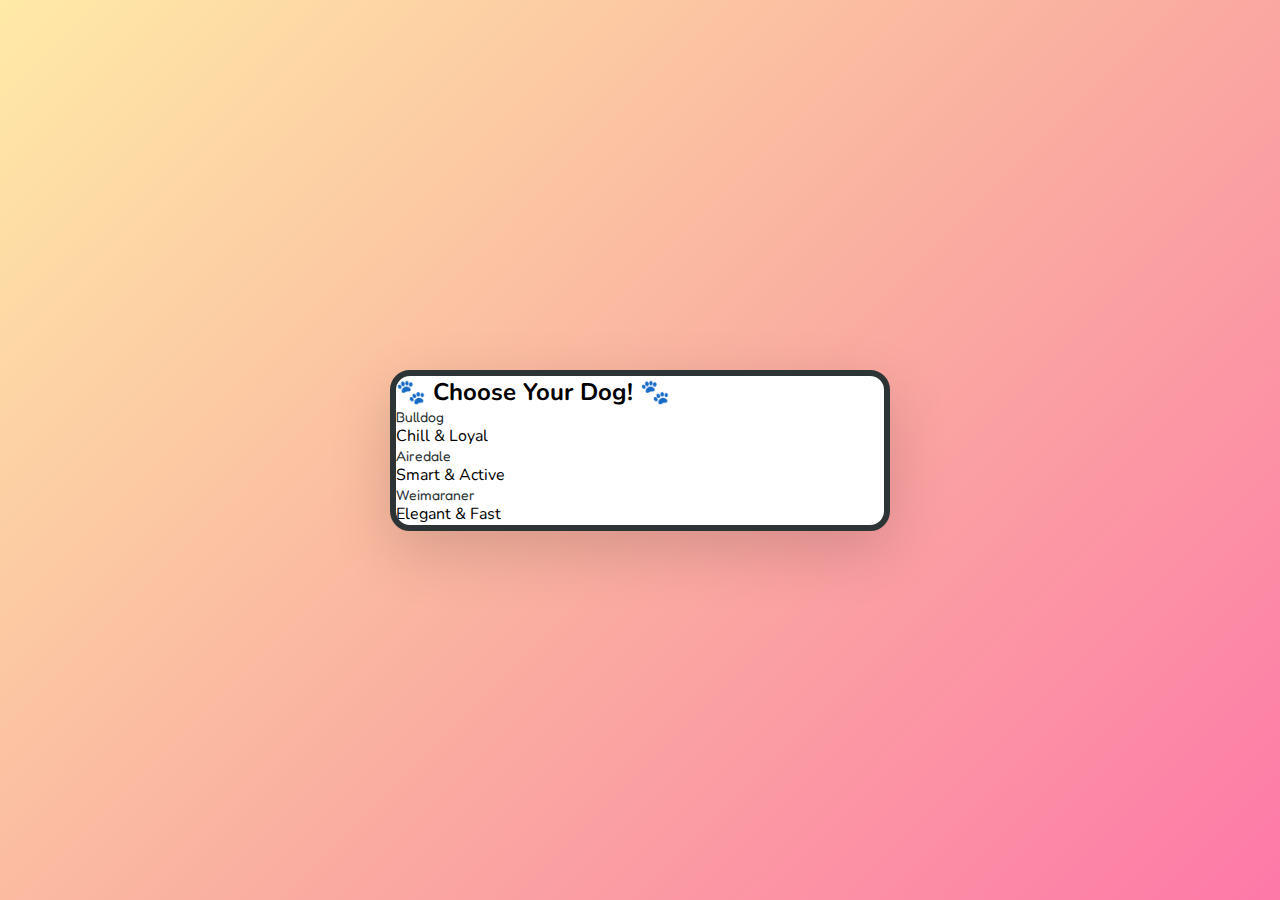
<file: index13schrrott.html>
<!DOCTYPE html>
<html lang="en">
<head>
    <meta charset="UTF-8">
    <meta name="viewport" content="width=device-width, initial-scale=1.0">
    <title>Dog Buddy - Virtual Pet</title>
    <link rel="stylesheet" href="styles.css">
</head>
<body>
    <div class="game-container">
        <!-- Race Selection Screen -->
        <div class="race-screen" id="raceScreen">
            <h2>🐾 Choose Your Dog! 🐾</h2>
            <div class="race-options">
                <div class="race-option" onclick="selectRace('bulldog')">
                    <div class="race-preview-css bulldog-preview">
                        <div class="preview-body"></div>
                        <div class="preview-head">
                            <div class="preview-ear left"></div>
                            <div class="preview-ear right"></div>
                            <div class="preview-face"></div>
                        </div>
                    </div>
                    <div class="race-info">
                        <div class="race-name">Bulldog</div>
                        <div class="race-trait">Chill & Loyal</div>
                    </div>
                </div>
                <div class="race-option" onclick="selectRace('airedale')">
                    <div class="race-preview-css airedale-preview">
                        <div class="preview-body"></div>
                        <div class="preview-head">
                            <div class="preview-ear left"></div>
                            <div class="preview-ear right"></div>
                            <div class="preview-beard"></div>
                        </div>
                    </div>
                    <div class="race-info">
                        <div class="race-name">Airedale</div>
                        <div class="race-trait">Smart & Active</div>
                    </div>
                </div>
                <div class="race-option" onclick="selectRace('weimaraner')">
                    <div class="race-preview-css weimaraner-preview">
                        <div class="preview-body"></div>
                        <div class="preview-head">
                            <div class="preview-ear left"></div>
                            <div class="preview-ear right"></div>
                            <div class="preview-snout"></div>
                        </div>
                    </div>
                    <div class="race-info">
                        <div class="race-name">Weimaraner</div>
                        <div class="race-trait">Elegant & Fast</div>
                    </div>
                </div>
            </div>
        </div>

        <!-- Name Input -->
        <div class="name-input-section hidden" id="nameInputSection">
            <h2 id="nameTitle">🐾 Name your Dog! 🐾</h2>
            <input type="text" class="name-input" id="dogNameInput" placeholder="Enter name..." maxlength="12">
            <br>
            <button class="btn-name" onclick="setDogName()">Let's Go!</button>
            <br>
            <button class="btn-back" onclick="backToRace()">← Back</button>
        </div>
        
        <!-- Main Game -->
        <div id="gameContent" style="display: none;">
            <div class="title">🐾 Dog Buddy 🐾</div>
            <div class="dog-name-display" id="dogNameDisplay"></div>
            
            <div class="screen">
                <div class="level-badge" id="levelBadge">Level 1</div>
                <div class="timer-bar" id="timerBar"><div class="timer-fill" id="timerFill"></div></div>
                <div class="catch-score" id="catchScore">0</div>
                
                <div class="room" id="room">
                    <div class="clouds">
                        <div class="cloud cloud1"></div>
                        <div class="cloud cloud2"></div>
                        <div class="cloud cloud3"></div>
                    </div>
                    
                    <div class="dog bulldog" id="dog" data-race="bulldog">
                        <div class="zZZ">Z</div>
                        <div class="zZZ">z</div>
                        <div class="zZZ">z</div>
                        
                        <div class="accessory bow" id="acc-bow"><div class="bow-center"></div></div>
                        <div class="accessory glasses" id="acc-glasses"><div class="glasses-bridge"></div></div>
                        <div class="accessory hat" id="acc-hat"><div class="hat-top"></div><div class="hat-brim"></div></div>
                        
                        <div class="tail" id="tail"></div>
                        <div class="dog-body">
                            <div class="dog-spots spot1"></div>
                            <div class="dog-spots spot2"></div>
                            <div class="dog-spots spot3"></div>
                            <div class="dog-spots spot4"></div>
                        </div>
                        <div class="paw left" id="pawLeft"></div>
                        <div class="paw right" id="pawRight"></div>
                        
                        <div class="dog-head">
                            <div class="ear left"><div class="ear-inner"></div></div>
                            <div class="ear right"><div class="ear-inner"></div></div>
                            <div class="face-fold fold1"></div>
                            <div class="face-fold fold2"></div>
                            <div class="face-fold fold3"></div>
                            <div class="eye left" id="eyeLeft"></div>
                            <div class="eye right" id="eyeRight"></div>
                            <div class="cheek left"></div>
                            <div class="cheek right"></div>
                            <div class="snout">
                                <div class="nose"></div>
                                <div class="mouth" id="mouth"></div>
                            </div>
                        </div>
                    </div>
                    
                    <div class="food-bowl" id="foodBowl"></div>
                    <div class="toy" id="toy">🎾</div>
                    <div class="catch-ball" id="catchBall" onclick="catchBall()">⚽</div>
                    
                    <div class="floor"><div class="floor-pattern"></div></div>
                    <div id="poopContainer"></div>
                </div>
            </div>
            
            <div class="status-text" id="statusText">Your dog is waiting for you!</div>
            
            <div class="stats">
                <div class="stat hunger">
                    <div class="stat-icon">🍖</div>
                    <div class="stat-bar"><div class="stat-fill" id="hungerBar" style="width: 70%"></div></div>
                    <div class="stat-label">Hunger</div>
                </div>
                <div class="stat happiness">
                    <div class="stat-icon">❤️</div>
                    <div class="stat-bar"><div class="stat-fill" id="happinessBar" style="width: 80%"></div></div>
                    <div class="stat-label">Happy</div>
                </div>
                <div class="stat energy">
                    <div class="stat-icon">⚡</div>
                    <div class="stat-bar"><div class="stat-fill" id="energyBar" style="width: 90%"></div></div>
                    <div class="stat-label">Energy</div>
                </div>
            </div>
            
            <div class="controls">
                <button class="btn btn-feed" onclick="feed()">🍖 FEED</button>
                <button class="btn btn-play" onclick="play()">🎾 PLAY</button>
                <button class="btn btn-sleep" onclick="toggleSleep()">💤 SLEEP</button>
                <button class="btn btn-catch" onclick="startCatchGame()">⚽ CATCH!</button>
                <button class="btn btn-tricks" onclick="openTricksPanel()">🎪 TRICKS</button>
                <button class="btn btn-switch" onclick="switchDog()">🔄 SWITCH</button>
            </div>
        </div>
    </div>
    
    <!-- Dress Up Panel -->
    <div class="panel" id="dressPanel">
        <div class="panel-content">
            <button class="close-btn" onclick="closeDressPanel()">×</button>
            <div class="panel-title">👔 Dress Up</div>
            <div class="accessory-grid">
                <div class="accessory-item unlocked" id="item-bow" onclick="toggleAccessory('bow')">
                    <div class="accessory-icon">🎀</div>
                    <div class="accessory-name">Cute Bow</div>
                </div>
                <div class="accessory-item locked" id="item-glasses">
                    <div class="accessory-icon">🕶️</div>
                    <div class="accessory-name">Cool Shades</div>
                </div>
                <div class="accessory-item locked" id="item-hat">
                    <div class="accessory-icon">🎩</div>
                    <div class="accessory-name">Fancy Hat</div>
                </div>
            </div>
        </div>
    </div>
    
    <!-- Tricks Panel -->
    <div class="panel" id="tricksPanel">
        <div class="panel-content">
            <button class="close-btn" onclick="closeTricksPanel()">×</button>
            <div class="panel-title">🎪 Tricks</div>
            <div class="trick-list">
                <div class="trick-item" id="trick-sit">
                    <div class="trick-info">
                        <h3>🪑 Sit</h3>
                        <div class="progress-bar"><div class="progress-fill" id="sit-progress" style="width: 0%"></div></div>
                    </div>
                    <button class="trick-btn" id="btn-sit" onclick="practiceTrick('sit')">Practice</button>
                </div>
                <div class="trick-item" id="trick-paw">
                    <div class="trick-info">
                        <h3>🐾 Give Paw</h3>
                        <div class="progress-bar"><div class="progress-fill" id="paw-progress" style="width: 0%"></div></div>
                    </div>
                    <button class="trick-btn" id="btn-paw" onclick="practiceTrick('paw')" disabled>Locked</button>
                </div>
            </div>
        </div>
    </div>

    <script>
        // SAVE SYSTEM
        const SAVE_KEY = 'dogBuddy_save';
        
        let currentRace = 'bulldog';
        let stats = { hunger: 70, happiness: 80, energy: 90 };
        let isSleeping = false;
        let poopCount = 0;
        let dogName = 'Buddy';
        let level = 1;
        let xp = 0;
        let catchGameActive = false;
        let catchScore = 0;
        let catchTimer, ballTimer;
        let timeLeft = 100;
        
        let accessories = {
            bow: { unlocked: true, active: false },
            glasses: { unlocked: false, active: false },
            hat: { unlocked: false, active: false }
        };
        
        let tricks = {
            sit: { learned: false, progress: 0, required: 3 },
            paw: { learned: false, progress: 0, required: 5 }
        };

        // LOAD SAVE
        function loadSave() {
            const saved = localStorage.getItem(SAVE_KEY);
            if (saved) {
                const data = JSON.parse(saved);
                currentRace = data.currentRace || 'bulldog';
                dogName = data.dogName || 'Buddy';
                level = data.level || 1;
                xp = data.xp || 0;
                stats = data.stats || { hunger: 70, happiness: 80, energy: 90 };
                accessories = data.accessories || accessories;
                tricks = data.tricks || tricks;
                
                for (let acc in accessories) {
                    if (accessories[acc].active) {
                        document.getElementById('acc-' + acc)?.classList.add('active');
                    }
                }
                
                if (data.dogName) {
                    document.getElementById('raceScreen').style.display = 'none';
                    document.getElementById('gameContent').style.display = 'block';
                    document.getElementById('dogNameDisplay').textContent = dogName;
                    document.getElementById('levelBadge').textContent = 'Level ' + level;
                    updateDogAppearance();
                    updateBars();
                    checkUnlocks();
                }
            }
        }

        function saveGame() {
            const data = {
                currentRace,
                dogName,
                level,
                xp,
                stats,
                accessories,
                tricks,
                lastSave: Date.now()
            };
            localStorage.setItem(SAVE_KEY, JSON.stringify(data));
        }

        // RACE SELECTION
        function selectRace(race) {
            currentRace = race;
            document.getElementById('raceScreen').style.display = 'none';
            document.getElementById('nameInputSection').classList.remove('hidden');
            
            const raceNames = { bulldog: 'Bulldog', airedale: 'Airedale', weimaraner: 'Weimaraner' };
            document.getElementById('nameTitle').textContent = `🐾 Name your ${raceNames[race]}! 🐾`;
        }

        function backToRace() {
            document.getElementById('nameInputSection').classList.add('hidden');
            document.getElementById('raceScreen').style.display = 'block';
        }

        function updateDogAppearance() {
            const dog = document.getElementById('dog');
            dog.className = 'dog ' + currentRace;
            dog.setAttribute('data-race', currentRace);
        }

        // SWITCH DOG
        function switchDog() {
            saveGame();
            document.getElementById('gameContent').style.display = 'none';
            document.getElementById('raceScreen').style.display = 'block';
            document.getElementById('nameInputSection').classList.add('hidden');
            document.getElementById('dogNameInput').value = '';
        }

        // NAME SETUP
        function setDogName() {
            const input = document.getElementById('dogNameInput');
            if (input.value.trim()) dogName = input.value.trim();
            document.getElementById('dogNameDisplay').textContent = dogName;
            document.getElementById('nameInputSection').classList.add('hidden');
            document.getElementById('gameContent').style.display = 'block';
            updateDogAppearance();
            setStatus(`${dogName} is excited! 🎉`);
            updateBars();
            saveGame();
        }

        // BLINK SYSTEM
        function blink() {
            if (!isSleeping && !catchGameActive) {
                document.querySelectorAll('.eye').forEach(eye => eye.classList.add('blink'));
                setTimeout(() => document.querySelectorAll('.eye').forEach(eye => eye.classList.remove('blink')), 150);
            }
            setTimeout(blink, Math.random() * 4000 + 2000);
        }
        setTimeout(blink, 2000);

        // TAIL UPDATE
        function updateTail() {
            const dog = document.getElementById('dog');
            dog.classList.remove('happy', 'normal', 'tired', 'excited');
            if (isSleeping) return;
            if (stats.happiness > 70) dog.classList.add('excited');
            else if (stats.happiness > 40 && stats.energy > 30) dog.classList.add('normal');
            else dog.classList.add('tired');
        }

        // UI UPDATES
        function updateBars() {
            document.getElementById('hungerBar').style.width = stats.hunger + '%';
            document.getElementById('happinessBar').style.width = stats.happiness + '%';
            document.getElementById('energyBar').style.width = stats.energy + '%';
            updateTail();
        }

        function setStatus(text) {
            document.getElementById('statusText').textContent = text;
        }

        function showHeart() {
            const heart = document.createElement('div');
            heart.className = 'heart';
            heart.innerHTML = '❤️';
            heart.style.left = (Math.random() * 100 + 100) + 'px';
            heart.style.top = '100px';
            document.getElementById('room').appendChild(heart);
            setTimeout(() => heart.remove(), 1500);
        }

        // XP & LEVEL
        function addXP(amount) {
            xp += amount;
            if (xp >= level * 100) {
                level++;
                xp = 0;
                document.getElementById('levelBadge').textContent = 'Level ' + level;
                setStatus(`🎉 LEVEL UP! ${dogName} is Level ${level}!`);
                checkUnlocks();
                for (let i = 0; i < 5; i++) setTimeout(showHeart, i * 200);
            }
            saveGame();
        }

        function checkUnlocks() {
            if (level >= 3 && !accessories.glasses.unlocked) {
                accessories.glasses.unlocked = true;
                const item = document.getElementById('item-glasses');
                item.classList.remove('locked');
                item.classList.add('unlocked');
                item.setAttribute('onclick', "toggleAccessory('glasses')");
                setStatus(`🕶️ Unlocked Shades!`);
            }
            if (level >= 5 && !accessories.hat.unlocked) {
                accessories.hat.unlocked = true;
                const item = document.getElementById('item-hat');
                item.classList.remove('locked');
                item.classList.add('unlocked');
                item.setAttribute('onclick', "toggleAccessory('hat')");
                setStatus(`🎩 Unlocked Hat!`);
            }
            if (level >= 2 && tricks.paw.progress === 0) {
                document.getElementById('btn-paw').disabled = false;
                document.getElementById('btn-paw').textContent = 'Practice';
            }
        }

        // ACTIONS
        function feed() {
            if (isSleeping) { setStatus(`Shhh!`); return; }
            if (stats.hunger >= 100) { setStatus(`${dogName} is full!`); return; }
            
            stats.hunger = Math.min(100, stats.hunger + 20);
            stats.energy = Math.min(100, stats.energy + 5);
            updateBars();
            addXP(10);
            
            document.getElementById('room').classList.add('eating');
            document.getElementById('foodBowl').classList.add('show');
            document.getElementById('mouth').classList.add('happy');
            
            setStatus(`Yummy! 🍖`);
            showHeart();
            
            setTimeout(() => {
                document.getElementById('room').classList.remove('eating');
                document.getElementById('foodBowl').classList.remove('show');
                document.getElementById('mouth').classList.remove('happy');
                if (Math.random() > 0.5 && poopCount < 3) createPoop();
            }, 2000);
        }

        function play() {
            if (isSleeping) { setStatus(`Sleeping... 💤`); return; }
            if (stats.energy < 20) { setStatus(`Too tired...`); return; }
            
            stats.happiness = Math.min(100, stats.happiness + 15);
            stats.energy = Math.max(0, stats.energy - 15);
            stats.hunger = Math.max(0, stats.hunger - 10);
            updateBars();
            addXP(15);
            
            document.getElementById('room').classList.add('playing');
            document.getElementById('toy').classList.add('show');
            document.getElementById('mouth').classList.add('happy');
            
            const dog = document.getElementById('dog');
            dog.classList.add('jumping');
            setTimeout(() => dog.classList.remove('jumping'), 600);
            
            setStatus(`Wheee! 🎾`);
            showHeart(); showHeart();
            
            setTimeout(() => {
                document.getElementById('room').classList.remove('playing');
                document.getElementById('toy').classList.remove('show');
                document.getElementById('mouth').classList.remove('happy');
            }, 2000);
        }

        function toggleSleep() {
            if (catchGameActive) return;
            isSleeping = !isSleeping;
            const room = document.getElementById('room');
            const eyeLeft = document.getElementById('eyeLeft');
            const eyeRight = document.getElementById('eyeRight');
            const dog = document.getElementById('dog');
            
            if (isSleeping) {
                room.classList.add('sleeping');
                eyeLeft.classList.add('sleeping');
                eyeRight.classList.add('sleeping');
                dog.classList.add('sleeping');
                setStatus(`Dreaming... 💤`);
                
                const sleepInterval = setInterval(() => {
                    if (!isSleeping) { clearInterval(sleepInterval); return; }
                    stats.energy = Math.min(100, stats.energy + 5);
                    updateBars();
                    saveGame();
                }, 1000);
            } else {
                room.classList.remove('sleeping');
                eyeLeft.classList.remove('sleeping');
                eyeRight.classList.remove('sleeping');
                dog.classList.remove('sleeping');
                setStatus(`Good morning! ☀️`);
                document.getElementById('mouth').classList.add('happy');
                setTimeout(() => document.getElementById('mouth').classList.remove('happy'), 2000);
            }
            updateTail();
            saveGame();
        }

        // CATCH GAME
        function startCatchGame() {
            if (isSleeping) { setStatus(`Wake up first!`); return; }
            if (stats.energy < 30) { setStatus(`Too tired!`); return; }
            if (catchGameActive) return;
            
            catchGameActive = true;
            catchScore = 0;
            timeLeft = 100;
            
            document.getElementById('room').classList.add('catch-game');
            document.getElementById('catchScore').classList.add('active');
            document.getElementById('timerBar').classList.add('active');
            document.getElementById('catchScore').textContent = '0';
            
            setStatus(`Catch! ⚽`);
            spawnBall();
            
            catchTimer = setInterval(() => {
                timeLeft -= 2;
                document.getElementById('timerFill').style.width = timeLeft + '%';
                if (timeLeft <= 0) endCatchGame();
            }, 100);
        }

        function spawnBall() {
            if (!catchGameActive) return;
            const ball = document.getElementById('catchBall');
            const room = document.getElementById('room');
            ball.style.left = (Math.random() * (room.offsetWidth - 60) + 10) + 'px';
            ball.style.top = (Math.random() * (room.offsetHeight - 100) + 50) + 'px';
            ball.classList.add('active');
            
            ballTimer = setTimeout(() => {
                if (catchGameActive) {
                    ball.classList.remove('active');
                    setTimeout(spawnBall, 300);
                }
            }, 1500);
        }

        function catchBall() {
            if (!catchGameActive) return;
            clearTimeout(ballTimer);
            catchScore++;
            document.getElementById('catchScore').textContent = catchScore;
            timeLeft = Math.min(100, timeLeft + 10);
            showHeart();
            setStatus(`Score: ${catchScore}`);
            document.getElementById('catchBall').classList.remove('active');
            setTimeout(spawnBall, Math.max(200, 600 - catchScore * 50));
        }

        function endCatchGame() {
            catchGameActive = false;
            clearInterval(catchTimer);
            clearTimeout(ballTimer);
            
            document.getElementById('room').classList.remove('catch-game');
            document.getElementById('catchScore').classList.remove('active');
            document.getElementById('timerBar').classList.remove('active');
            document.getElementById('catchBall').classList.remove('active');
            
            stats.happiness = Math.min(100, stats.happiness + Math.min(30, catchScore * 3));
            stats.energy = Math.max(0, stats.energy - Math.min(30, catchScore * 2));
            stats.hunger = Math.max(0, stats.hunger - 10);
            updateBars();
            addXP(catchScore * 5);
            
            if (catchScore === 0) setStatus(`Missed! 😅`);
            else if (catchScore < 5) setStatus(`Caught ${catchScore}! 🎉`);
            else if (catchScore < 10) setStatus(`Amazing! ${catchScore}! 🌟`);
            else setStatus(`Legendary! ${catchScore}! 🏆`);
        }

        // POOP
        function createPoop() {
            poopCount++;
            const poop = document.createElement('div');
            poop.className = 'poop';
            poop.innerHTML = '💩';
            poop.style.left = (Math.random() * 200 + 50) + 'px';
            poop.onclick = function() {
                this.remove();
                poopCount--;
                stats.happiness = Math.min(100, stats.happiness + 5);
                updateBars();
                addXP(5);
                setStatus(`Clean! 🧹`);
                showHeart();
            };
            document.getElementById('poopContainer').appendChild(poop);
            setStatus(`Oops... 💩`);
        }

        // DRESS UP
        function openDressPanel() { 
            document.getElementById('dressPanel').classList.add('active'); 
            updateAccessoryDisplay(); 
        }
        function closeDressPanel() { document.getElementById('dressPanel').classList.remove('active'); }
        
        function updateAccessoryDisplay() {
            for (let acc in accessories) {
                const item = document.getElementById('item-' + acc);
                if (accessories[acc].active) item.classList.add('active');
                else item.classList.remove('active');
            }
        }
        
        function toggleAccessory(acc) {
            if (!accessories[acc].unlocked) return;
            accessories[acc].active = !accessories[acc].active;
            document.getElementById('acc-' + acc).classList.toggle('active');
            updateAccessoryDisplay();
            if (accessories[acc].active) { setStatus(`Cute! ❤️`); showHeart(); }
            saveGame();
        }

        // TRICKS
        function openTricksPanel() { 
            document.getElementById('tricksPanel').classList.add('active'); 
            updateTrickDisplay(); 
        }
        function closeTricksPanel() { 
            document.getElementById('tricksPanel').classList.remove('active'); 
            document.getElementById('dog').classList.remove('sitting', 'giving-paw');
        }
        
        function updateTrickDisplay() {
            for (let trick in tricks) {
                const progress = (tricks[trick].progress / tricks[trick].required) * 100;
                document.getElementById(trick + '-progress').style.width = progress + '%';
                if (tricks[trick].learned) {
                    document.getElementById('trick-' + trick).classList.add('learned');
                    document.getElementById('btn-' + trick).textContent = 'Do It!';
                }
            }
        }
        
        function practiceTrick(trick) {
            if (isSleeping) { setStatus(`Wake up!`); return; }
            if (stats.energy < 10) { setStatus(`Too tired!`); return; }
            
            const dog = document.getElementById('dog');
            const panel = document.getElementById('tricksPanel');
            panel.style.opacity = '0.3';
            
            if (trick === 'sit') {
                if (!tricks.sit.learned) {
                    tricks.sit.progress++;
                    stats.energy -= 10;
                    updateBars();
                    dog.classList.add('sitting');
                    setStatus(`Good! ${tricks.sit.required - tricks.sit.progress} more`);
                    setTimeout(() => {
                        dog.classList.remove('sitting');
                        panel.style.opacity = '1';
                    }, 2000);
                    if (tricks.sit.progress >= tricks.sit.required) {
                        tricks.sit.learned = true;
                        setStatus(`🎉 Learned Sit!`);
                        addXP(50);
                    }
                } else {
                    dog.classList.add('sitting');
                    setStatus(`Good dog! 🪑`);
                    stats.happiness = Math.min(100, stats.happiness + 5);
                    updateBars();
                    showHeart();
                    setTimeout(() => {
                        dog.classList.remove('sitting');
                        panel.style.opacity = '1';
                    }, 2000);
                }
            } else if (trick === 'paw') {
                if (level < 2) { setStatus(`Need Lvl 2!`); panel.style.opacity = '1'; return; }
                if (!tricks.paw.learned) {
                    tricks.paw.progress++;
                    stats.energy -= 10;
                    updateBars();
                    dog.classList.add('giving-paw');
                    setStatus(`Good! ${tricks.paw.required - tricks.paw.progress} more`);
                    setTimeout(() => {
                        dog.classList.remove('giving-paw');
                        panel.style.opacity = '1';
                    }, 2000);
                    if (tricks.paw.progress >= tricks.paw.required) {
                        tricks.paw.learned = true;
                        setStatus(`🎉 Learned Paw!`);
                        addXP(75);
                    }
                } else {
                    dog.classList.add('giving-paw');
                    setStatus(`Good dog! 🐾`);
                    stats.happiness = Math.min(100, stats.happiness + 8);
                    updateBars();
                    showHeart(); showHeart();
                    setTimeout(() => {
                        dog.classList.remove('giving-paw');
                        panel.style.opacity = '1';
                    }, 2000);
                }
            }
            updateTrickDisplay();
            saveGame();
        }

        // GAME LOOP
        function gameTick() {
            if (!isSleeping && !catchGameActive) {
                stats.hunger = Math.max(0, stats.hunger - 2);
                stats.happiness = Math.max(0, stats.happiness - 1);
                stats.energy = Math.max(0, stats.energy - 1);
                updateBars();
                saveGame();
            }
        }
        setInterval(gameTick, 3000);

        // PETTING
        document.getElementById('dog').addEventListener('click', function() {
            if (!isSleeping && !catchGameActive) {
                stats.happiness = Math.min(100, stats.happiness + 10);
                updateBars();
                addXP(5);
                this.classList.add('blushing');
                setTimeout(() => this.classList.remove('blushing'), 2000);
                setStatus(`*wag* ❤️`);
                showHeart(); showHeart(); showHeart();
                this.style.transform = 'translateX(-50%) rotate(-8deg) scale(1.05)';
                setTimeout(() => {
                    this.style.transform = 'translateX(-50%) rotate(8deg) scale(0.95)';
                    setTimeout(() => this.style.transform = 'translateX(-50%) rotate(0) scale(1)', 150);
                }, 150);
            }
        });

        loadSave();
        updateBars();
    </script>
</body>
</html>
</file>
<file: styles.css>
@import url('https://fonts.googleapis.com/css2?family=Fredoka+One&family=Nunito:wght@400;700&display=swap');

* { margin: 0; padding: 0; box-sizing: border-box; }

body {
    font-family: 'Nunito', sans-serif;
    background: linear-gradient(135deg, #ffeaa7 0%, #fab1a0 50%, #fd79a8 100%);
    min-height: 100vh;
    display: flex;
    justify-content: center;
    align-items: center;
    padding: 10px;
}

.game-container {
    background: #fff;
    border-radius: 20px;
    box-shadow: 0 20px 60px rgba(0,0,0,0.15);
    max-width: 500px;
    width: 100%;
    overflow: hidden;
    border: 6px solid #2d3436;
}

/* RACE SELECTION */
.race-selection {
    text-align: center;
    padding: 20px;
}

.race-selection h2 {
    font-family: 'Fredoka One', cursive;
    color: #2d3436;
    margin-bottom: 20px;
    font-size: 22px;
}

.race-grid {
    display: grid;
    grid-template-columns: repeat(3, 1fr);
    gap: 10px;
}

.race-card {
    background: #fff;
    border: 4px solid #2d3436;
    border-radius: 15px;
    padding: 15px 10px;
    cursor: pointer;
    transition: all 0.2s;
}

.race-card:hover {
    transform: translateY(-5px);
    background: #ffeaa7;
}

.race-preview {
    font-size: 50px;
    margin-bottom: 10px;
}

.race-name {
    font-family: 'Fredoka One', cursive;
    font-size: 14px;
    color: #2d3436;
}

.race-desc {
    font-size: 11px;
    color: #636e72;
    margin-top: 5px;
}

/* NAME INPUT */
.name-input-section {
    text-align: center;
    padding: 30px 20px;
}

.name-input-section.hidden { display: none; }

.name-input-section h2 {
    font-family: 'Fredoka One', cursive;
    color: #2d3436;
    margin-bottom: 20px;
    font-size: 20px;
}

.name-input {
    padding: 12px 20px;
    border: 4px solid #2d3436;
    border-radius: 15px;
    font-size: 18px;
    font-family: 'Nunito', sans-serif;
    text-align: center;
    width: 80%;
    margin-bottom: 15px;
}

.btn-name {
    background: #55efc4;
    border: 4px solid #2d3436;
    border-radius: 15px;
    padding: 12px 40px;
    font-family: 'Fredoka One', cursive;
    font-size: 18px;
    cursor: pointer;
    box-shadow: 0 4px 0 #2d3436;
    transition: all 0.2s;
}

.btn-name:active {
    transform: translateY(4px);
    box-shadow: 0 0 0 #2d3436;
}

.btn-back {
    background: #b2bec3;
    border: 3px solid #2d3436;
    border-radius: 10px;
    padding: 8px 20px;
    font-family: 'Fredoka One', cursive;
    font-size: 14px;
    cursor: pointer;
    margin-top: 15px;
}

/* HEADER */
.header-row {
    display: flex;
    justify-content: space-between;
    align-items: center;
    padding: 10px 15px;
    background: #fdcb6e;
    border-bottom: 3px solid #2d3436;
}

.level-badge {
    background: #fff;
    border: 3px solid #2d3436;
    border-radius: 12px;
    padding: 5px 12px;
    font-family: 'Fredoka One', cursive;
    font-size: 14px;
}

.title-small {
    font-family: 'Fredoka One', cursive;
    font-size: 18px;
    color: #2d3436;
}

.btn-switch {
    background: #74b9ff;
    border: 3px solid #2d3436;
    border-radius: 10px;
    width: 40px;
    height: 40px;
    font-size: 20px;
    cursor: pointer;
}

.dog-name-display {
    text-align: center;
    font-family: 'Fredoka One', cursive;
    font-size: 20px;
    color: #e17055;
    padding: 8px;
    background: #fff;
}

/* MAIN AREA - COMPACT LAYOUT */
.main-area {
    display: flex;
    gap: 10px;
    padding: 0 10px 10px;
}

.screen {
    background: #dfe6e9;
    border-radius: 15px;
    border: 4px solid #2d3436;
    position: relative;
    width: 220px;
    height: 220px;
    flex-shrink: 0;
    overflow: hidden;
}

.room {
    position: absolute;
    width: 100%;
    height: 100%;
    background: linear-gradient(to bottom, #81ecec 0%, #74b9ff 60%, #a29bfe 100%);
    transition: all 0.5s;
}

.room.sleeping {
    background: linear-gradient(to bottom, #2d3436 0%, #636e72 60%, #b2bec3 100%);
}

.room.eating {
    background: linear-gradient(to bottom, #ffeaa7 0%, #fdcb6e 60%, #e17055 100%);
}

.room.playing {
    background: linear-gradient(to bottom, #55efc4 0%, #00b894 60%, #00cec9 100%);
}

.room.catch-game {
    background: linear-gradient(to bottom, #fd79a8 0%, #e84393 60%, #a29bfe 100%);
}

.floor {
    position: absolute;
    bottom: 0;
    width: 100%;
    height: 50px;
    background: #d63031;
    border-top: 3px solid #2d3436;
}

.floor-pattern {
    position: absolute;
    bottom: 5px;
    left: 50%;
    transform: translateX(-50%);
    width: 80%;
    height: 40px;
    background: repeating-linear-gradient(90deg, #fdcb6e, #fdcb6e 15px, #e17055 15px, #e17055 30px);
    border-radius: 8px;
    border: 2px solid #2d3436;
}

/* SIDE PANEL */
.side-panel {
    flex: 1;
    display: flex;
    flex-direction: column;
    gap: 8px;
}

.stats-compact {
    display: flex;
    flex-direction: column;
    gap: 6px;
}

.stat-compact {
    background: #fff;
    border: 3px solid #2d3436;
    border-radius: 10px;
    padding: 6px;
    display: flex;
    align-items: center;
    gap: 8px;
    cursor: pointer;
}

.stat-compact:active {
    transform: scale(0.95);
}

.stat-icon {
    font-size: 18px;
}

.stat-bar-compact {
    flex: 1;
    height: 12px;
    background: #dfe6e9;
    border-radius: 6px;
    overflow: hidden;
    border: 2px solid #2d3436;
}

.stat-fill-compact {
    height: 100%;
    border-radius: 4px;
    transition: width 0.5s;
}

.hunger .stat-fill-compact { background: linear-gradient(90deg, #e17055, #fab1a0); }
.happiness .stat-fill-compact { background: linear-gradient(90deg, #fdcb6e, #ffeaa7); }
.energy .stat-fill-compact { background: linear-gradient(90deg, #74b9ff, #a29bfe); }

.status-text {
    text-align: center;
    font-family: 'Fredoka One', cursive;
    font-size: 13px;
    color: #2d3436;
    background: #fff;
    border: 2px solid #2d3436;
    border-radius: 10px;
    padding: 8px;
    min-height: 36px;
    display: flex;
    align-items: center;
    justify-content: center;
}

.controls-compact {
    display: grid;
    grid-template-columns: repeat(2, 1fr);
    gap: 8px;
}

.btn-compact {
    background: #fff;
    border: 3px solid #2d3436;
    border-radius: 12px;
    padding: 15px;
    font-size: 24px;
    cursor: pointer;
    transition: all 0.2s;
    box-shadow: 0 3px 0 #2d3436;
}

.btn-compact:active {
    transform: translateY(3px);
    box-shadow: 0 0 0 #2d3436;
}

.btn-play { background: #55efc4; }
.btn-catch { background: #fd79a8; }
.btn-tricks { background: #ffeaa7; }
.btn-dress { background: #a29bfe; }

/* DOG BASE STYLES */
.dog {
    position: absolute;
    bottom: 40px;
    left: 50%;
    transform: translateX(-50%);
    width: 100px;
    height: 85px;
    transition: transform 0.3s;
    animation: breathe 3s ease-in-out infinite;
}

@keyframes breathe {
    0%, 100% { transform: translateX(-50%) scale(1, 1); }
    50% { transform: translateX(-50%) scale(1.03, 0.98); }
}

.dog.sleeping { animation: sleepBreathe 4s ease-in-out infinite; }

@keyframes sleepBreathe {
    0%, 100% { transform: translateX(-50%) scale(1, 1); }
    50% { transform: translateX(-50%) scale(1.02, 0.99); }
}

.dog.jumping { animation: jumpSquash 0.6s; }

@keyframes jumpSquash {
    0% { transform: translateX(-50%) scale(1, 1); }
    20% { transform: translateX(-50%) scale(1.2, 0.8) translateY(5px); }
    50% { transform: translateX(-50%) scale(0.9, 1.1) translateY(-30px); }
    80% { transform: translateX(-50%) scale(1.1, 0.9) translateY(5px); }
    100% { transform: translateX(-50%) scale(1, 1); }
}

.dog.sitting { animation: sitDown 0.5s forwards; }

@keyframes sitDown {
    0% { transform: translateX(-50%) scale(1, 1); bottom: 40px; }
    100% { transform: translateX(-50%) scale(1, 1); bottom: 35px; }
}

.dog.sitting .dog-body {
    height: 50px;
    border-radius: 50% 50% 40% 40%;
}

.dog.giving-paw { animation: pawLift 0.6s; }

@keyframes pawLift {
    0% { transform: translateX(-50%) rotate(0); }
    30% { transform: translateX(-50%) rotate(-5deg); }
    60% { transform: translateX(-50%) rotate(5deg); }
    100% { transform: translateX(-50%) rotate(0); }
}

.dog.giving-paw .paw.left {
    transform: translateY(-25px) rotate(-25deg);
}

.dog-body {
    position: absolute;
    bottom: 0;
    width: 100%;
    height: 65px;
    background: #f5f6fa;
    border: 3px solid #2d3436;
    border-radius: 50% 50% 45% 45%;
    box-shadow: inset -8px -8px 0 rgba(0,0,0,0.1);
}

.dog-spots {
    position: absolute;
    background: #2d3436;
    border-radius: 50%;
    opacity: 0.8;
}

.spot1 { width: 18px; height: 18px; top: 15px; left: 15px; }
.spot2 { width: 12px; height: 12px; top: 30px; left: 35px; }
.spot3 { width: 15px; height: 15px; top: 10px; right: 20px; }
.spot4 { width: 10px; height: 10px; bottom: 15px; left: 30px; }

.dog-head {
    position: absolute;
    top: 0;
    left: 50%;
    transform: translateX(-50%);
    width: 80px;
    height: 58px;
    background: #f5f6fa;
    border: 3px solid #2d3436;
    border-radius: 40% 40% 50% 50%;
    z-index: 10;
}

.ear {
    position: absolute;
    top: -8px;
    width: 22px;
    height: 28px;
    background: #f5f6fa;
    border: 3px solid #2d3436;
    border-radius: 50% 50% 30% 30%;
    z-index: 5;
}

.ear.left { left: 4px; transform: rotate(-20deg); }
.ear.right { right: 4px; transform: rotate(20deg); }

.ear-inner {
    position: absolute;
    bottom: 4px;
    left: 50%;
    transform: translateX(-50%);
    width: 12px;
    height: 16px;
    background: #fab1a0;
    border-radius: 50%;
    border: 2px solid #2d3436;
}

.eye {
    position: absolute;
    top: 22px;
    width: 16px;
    height: 16px;
    background: #2d3436;
    border-radius: 50%;
    border: 2px solid #2d3436;
    overflow: hidden;
}

.eye.left { left: 18px; }
.eye.right { right: 18px; }

.eye::after {
    content: '';
    position: absolute;
    top: 2px;
    right: 2px;
    width: 6px;
    height: 6px;
    background: white;
    border-radius: 50%;
}

.eye.blink {
    height: 3px;
    background: transparent;
    border: none;
    border-bottom: 3px solid #2d3436;
    border-radius: 0;
}

.eye.blink::after { display: none; }

.eye.sleeping {
    height: 3px;
    background: transparent;
    border: none;
    border-bottom: 3px solid #2d3436;
    border-radius: 0;
}

.eye.sleeping::after { display: none; }

.snout {
    position: absolute;
    bottom: 8px;
    left: 50%;
    transform: translateX(-50%);
    width: 36px;
    height: 26px;
    background: #f5f6fa;
    border: 2px solid #2d3436;
    border-radius: 40% 40% 50% 50%;
}

.nose {
    position: absolute;
    top: 4px;
    left: 50%;
    transform: translateX(-50%);
    width: 18px;
    height: 12px;
    background: #2d3436;
    border-radius: 40% 40% 50% 50%;
}

.nose::after {
    content: '';
    position: absolute;
    top: 2px;
    left: 2px;
    width: 6px;
    height: 4px;
    background: rgba(255,255,255,0.3);
    border-radius: 50%;
}

.mouth {
    position: absolute;
    bottom: 4px;
    left: 50%;
    transform: translateX(-50%);
    width: 14px;
    height: 8px;
    border-bottom: 2px solid #2d3436;
    border-radius: 0 0 50% 50%;
}

.mouth.happy {
    border-bottom: none;
    border-top: 2px solid #2d3436;
    border-radius: 50% 50% 0 0;
    bottom: 2px;
}

.cheek {
    position: absolute;
    top: 32px;
    width: 12px;
    height: 8px;
    background: #fab1a0;
    border-radius: 50%;
    opacity: 0.6;
}

.dog.blushing .cheek {
    opacity: 1;
    background: #ff7675;
    transform: scale(1.3);
}

.cheek.left { left: 8px; }
.cheek.right { right: 8px; }

.paw {
    position: absolute;
    bottom: -8px;
    width: 18px;
    height: 14px;
    background: #f5f6fa;
    border: 2px solid #2d3436;
    border-radius: 50%;
}

.paw.left { left: 15px; }
.paw.right { right: 15px; }

.tail {
    position: absolute;
    bottom: 15px;
    right: -8px;
    width: 22px;
    height: 12px;
    background: #f5f6fa;
    border: 2px solid #2d3436;
    border-radius: 50%;
    transform: rotate(-30deg);
    animation: wagSlow 3s infinite;
    transform-origin: left center;
}

@keyframes wagSlow {
    0%, 100% { transform: rotate(-30deg); }
    50% { transform: rotate(-10deg); }
}

@keyframes wagNormal {
    0%, 100% { transform: rotate(-30deg); }
    50% { transform: rotate(10deg); }
}

@keyframes wagFast {
    0%, 100% { transform: rotate(-40deg); }
    50% { transform: rotate(20deg); }
}

.dog.happy .tail { animation: wagFast 0.4s infinite; }
.dog.normal .tail { animation: wagNormal 1.5s infinite; }
.dog.tired .tail { animation: wagSlow 4s infinite; }

.face-fold {
    position: absolute;
    background: #ddd;
    border-radius: 50%;
    border: 2px solid #2d3436;
}

.fold1 { width: 22px; height: 14px; top: 18px; left: 8px; transform: rotate(-20deg); }
.fold2 { width: 22px; height: 14px; top: 18px; right: 8px; transform: rotate(20deg); }
.fold3 { width: 30px; height: 18px; top: 26px; left: 25px; }

.zZZ {
    position: absolute;
    top: -20px;
    right: 0;
    font-family: 'Fredoka One', cursive;
    font-size: 18px;
    color: #2d3436;
    opacity: 0;
    animation: floatZ 2s infinite;
}

.zZZ:nth-child(2) { animation-delay: 0.5s; right: -15px; top: -35px; }
.zZZ:nth-child(3) { animation-delay: 1s; right: 8px; top: -50px; }

@keyframes floatZ {
    0% { opacity: 0; transform: translateY(0) scale(0.5); }
    50% { opacity: 1; transform: translateY(-8px) scale(1); }
    100% { opacity: 0; transform: translateY(-16px) scale(1.2); }
}

.heart {
    position: absolute;
    color: #e17055;
    font-size: 18px;
    animation: floatHeart 1.5s ease-out forwards;
    pointer-events: none;
}

@keyframes floatHeart {
    0% { opacity: 0; transform: translateY(0) scale(0); }
    20% { opacity: 1; transform: translateY(-10px) scale(1.2); }
    100% { opacity: 0; transform: translateY(-50px) scale(0.8); }
}

.food-bowl {
    position: absolute;
    bottom: 35px;
    right: 20px;
    width: 35px;
    height: 22px;
    background: #e17055;
    border: 2px solid #2d3436;
    border-radius: 0 0 50% 50%;
    opacity: 0;
    transition: all 0.3s;
    transform: scale(0);
}

.food-bowl.show { opacity: 1; transform: scale(1); }

.food-bowl::before {
    content: '🍖';
    position: absolute;
    top: -12px;
    left: 50%;
    transform: translateX(-50%);
    font-size: 16px;
}

.toy {
    position: absolute;
    bottom: 45px;
    left: 20px;
    font-size: 30px;
    opacity: 0;
    transition: all 0.3s;
    transform: scale(0);
}

.toy.show { opacity: 1; transform: scale(1); }

.catch-ball {
    position: absolute;
    width: 35px;
    height: 35px;
    background: radial-gradient(circle at 30% 30%, #ff6b6b, #c0392b);
    border: 2px solid #2d3436;
    border-radius: 50%;
    cursor: pointer;
    display: none;
    font-size: 22px;
    line-height: 31px;
    text-align: center;
}

.catch-ball.active { display: block; }

.catch-score {
    position: absolute;
    top: 8px;
    right: 8px;
    font-family: 'Fredoka One', cursive;
    font-size: 18px;
    color: #fff;
    text-shadow: 2px 2px 0 #2d3436;
    display: none;
    z-index: 100;
}

.catch-score.active { display: block; }

.timer-bar {
    position: absolute;
    top: 8px;
    left: 8px;
    width: 80px;
    height: 8px;
    background: rgba(255,255,255,0.3);
    border: 2px solid #2d3436;
    border-radius: 4px;
    display: none;
    overflow: hidden;
    z-index: 100;
}

.timer-bar.active { display: block; }

.timer-fill {
    height: 100%;
    background: linear-gradient(90deg, #00b894, #55efc4);
    border-radius: 2px;
    transition: width 0.1s linear;
}

.clouds {
    position: absolute;
    top: 10px;
    width: 100%;
    opacity: 0.5;
}

.cloud {
    position: absolute;
    background: white;
    border-radius: 50px;
    border: 2px solid #2d3436;
}

.cloud1 { width: 40px; height: 20px; left: 15px; top: 8px; }
.cloud2 { width: 30px; height: 18px; right: 20px; top: 20px; }
.cloud3 { width: 35px; height: 20px; left: 50%; top: 12px; }

.poop {
    position: absolute;
    bottom: 35px;
    font-size: 24px;
    cursor: pointer;
    animation: poopAppear 0.5s;
}

@keyframes poopAppear {
    0% { transform: scale(0); opacity: 0; }
    100% { transform: scale(1); opacity: 1; }
}

/* ACCESSORIES */
.accessory {
    position: absolute;
    display: none;
    z-index: 20;
}

.accessory.active { display: block; }

.bow {
    top: -12px;
    left: 50%;
    transform: translateX(-50%);
    width: 30px;
    height: 22px;
}

.bow::before, .bow::after {
    content: '';
    position: absolute;
    width: 15px;
    height: 18px;
    background: #e84393;
    border: 2px solid #2d3436;
    border-radius: 50%;
}

.bow::before { left: 0; transform: rotate(-20deg); }
.bow::after { right: 0; transform: rotate(20deg); }

.bow-center {
    position: absolute;
    left: 50%;
    top: 50%;
    transform: translate(-50%, -50%);
    width: 10px;
    height: 10px;
    background: #e84393;
    border: 2px solid #2d3436;
    border-radius: 50%;
    z-index: 21;
}

.glasses {
    top: 20px;
    left: 50%;
    transform: translateX(-50%);
    width: 60px;
    height: 18px;
}

.glasses::before, .glasses::after {
    content: '';
    position: absolute;
    width: 22px;
    height: 16px;
    background: rgba(0,0,0,0.8);
    border: 2px solid #2d3436;
    border-radius: 50%;
}

.glasses::before { left: 6px; }
.glasses::after { right: 6px; }

.glasses-bridge {
    position: absolute;
    top: 6px;
    left: 50%;
    transform: translateX(-50%);
    width: 12px;
    height: 2px;
    background: #2d3436;
}

.hat {
    top: -20px;
    left: 50%;
    transform: translateX(-50%);
    width: 38px;
    height: 26px;
}

.hat-top {
    position: absolute;
    top: 0;
    left: 50%;
    transform: translateX(-50%);
    width: 30px;
    height: 18px;
    background: #0984e3;
    border: 2px solid #2d3436;
    border-radius: 50% 50% 0 0;
}

.hat-brim {
    position: absolute;
    bottom: 0;
    left: 50%;
    transform: translateX(-50%);
    width: 38px;
    height: 10px;
    background: #0984e3;
    border: 2px solid #2d3436;
    border-radius: 50%;
}

/* PANELS */
.panel {
    position: fixed;
    top: 0;
    left: 0;
    width: 100%;
    height: 100%;
    background: rgba(0,0,0,0.7);
    display: none;
    justify-content: center;
    align-items: center;
    z-index: 1000;
    opacity: 0;
    transition: opacity 0.3s;
}

.panel.active {
    display: flex;
    opacity: 1;
}

.panel-content {
    background: white;
    border: 5px solid #2d3436;
    border-radius: 20px;
    padding: 20px;
    max-width: 320px;
    width: 90%;
    max-height: 70vh;
    overflow-y: auto;
    position: relative;
}

.panel-title {
    font-family: 'Fredoka One', cursive;
    font-size: 22px;
    text-align: center;
    margin-bottom: 15px;
    color: #2d3436;
}

.close-btn {
    position: absolute;
    top: 12px;
    right: 12px;
    background: #e17055;
    border: 3px solid #2d3436;
    border-radius: 50%;
    width: 36px;
    height: 36px;
    font-size: 18px;
    cursor: pointer;
    font-family: 'Fredoka One', cursive;
}

.accessory-grid {
    display: grid;
    grid-template-columns: repeat(3, 1fr);
    gap: 10px;
    margin-bottom: 15px;
}

.accessory-item {
    border: 3px solid #2d3436;
    border-radius: 12px;
    padding: 12px 8px;
    text-align: center;
    cursor: pointer;
    background: #dfe6e9;
    transition: all 0.2s;
}

.accessory-item.unlocked { background: white; }
.accessory-item.active { background: #55efc4; box-shadow: 0 0 0 3px #2d3436; }
.accessory-item.locked { opacity: 0.5; cursor: not-allowed; }

.accessory-icon { font-size: 32px; margin-bottom: 5px; }
.accessory-name { font-family: 'Fredoka One', cursive; font-size: 11px; }

.trick-list { display: flex; flex-direction: column; gap: 10px; }

.trick-item {
    border: 3px solid #2d3436;
    border-radius: 12px;
    padding: 12px;
    display: flex;
    justify-content: space-between;
    align-items: center;
    background: #dfe6e9;
}

.trick-item.learned { background: linear-gradient(135deg, #ffeaa7, #fdcb6e); }

.trick-info h3 { font-family: 'Fredoka One', cursive; font-size: 16px; margin-bottom: 5px; }

.trick-btn {
    background: #74b9ff;
    border: 3px solid #2d3436;
    border-radius: 8px;
    padding: 8px 12px;
    font-family: 'Fredoka One', cursive;
    font-size: 12px;
    cursor: pointer;
    box-shadow: 0 2px 0 #2d3436;
}

.trick-btn:disabled { background: #b2bec3; cursor: not-allowed; }

.progress-bar {
    width: 100%;
    height: 6px;
    background: #dfe6e9;
    border: 2px solid #2d3436;
    border-radius: 3px;
    margin-top: 5px;
    overflow: hidden;
}

.progress-fill {
    height: 100%;
    background: linear-gradient(90deg, #00b894, #55efc4);
    transition: width 0.5s;
}

/* MOBILE OPTIMIZATION */
@media (max-width: 480px) {
    .game-container {
        border-radius: 15px;
        border-width: 4px;
    }
    
    .main-area {
        flex-direction: column;
    }
    
    .screen {
        width: 100%;
        height: 180px;
    }
    
    .side-panel {
        flex-direction: row;
        flex-wrap: wrap;
    }
    
    .stats-compact {
        flex-direction: row;
        width: 100%;
    }
    
    .stat-compact {
        flex: 1;
    }
    
    .status-text {
        width: 100%;
        order: -1;
    }
    
    .controls-compact {
        width: 100%;
    }
}
</file>
